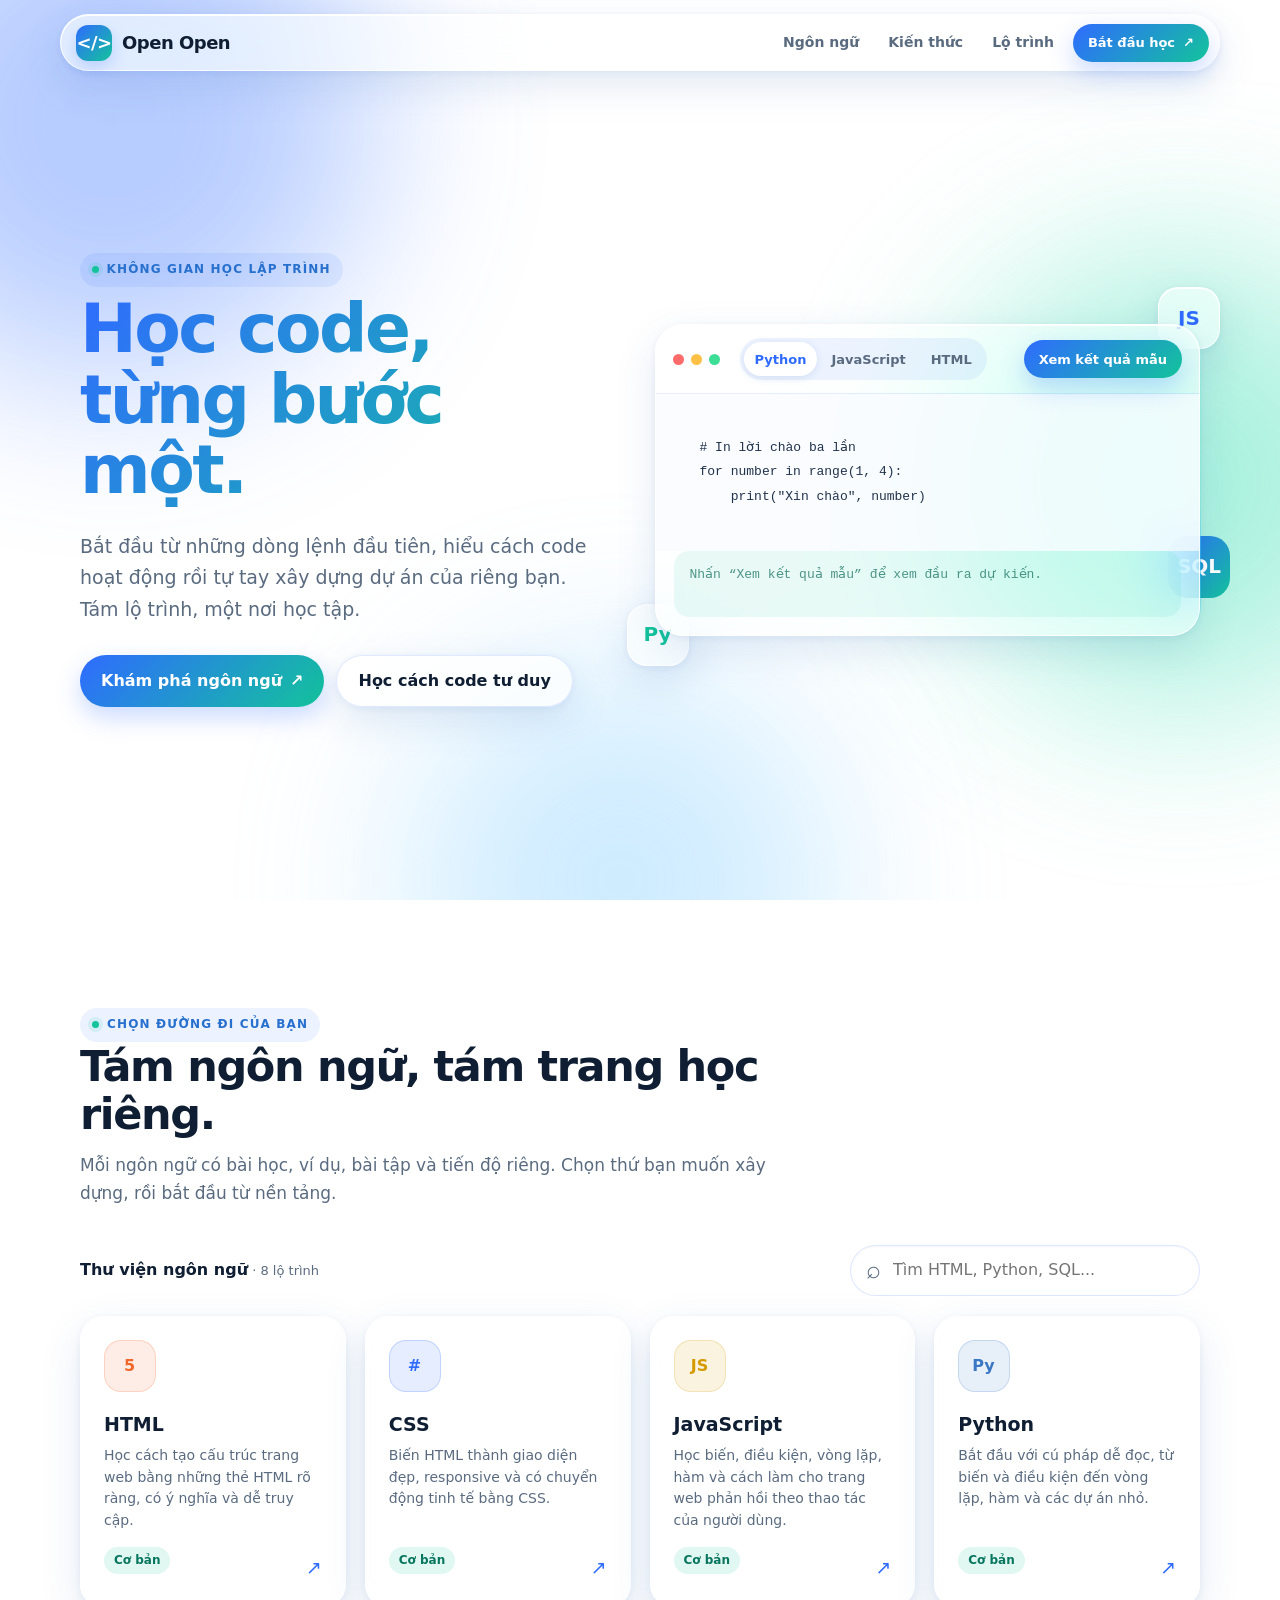
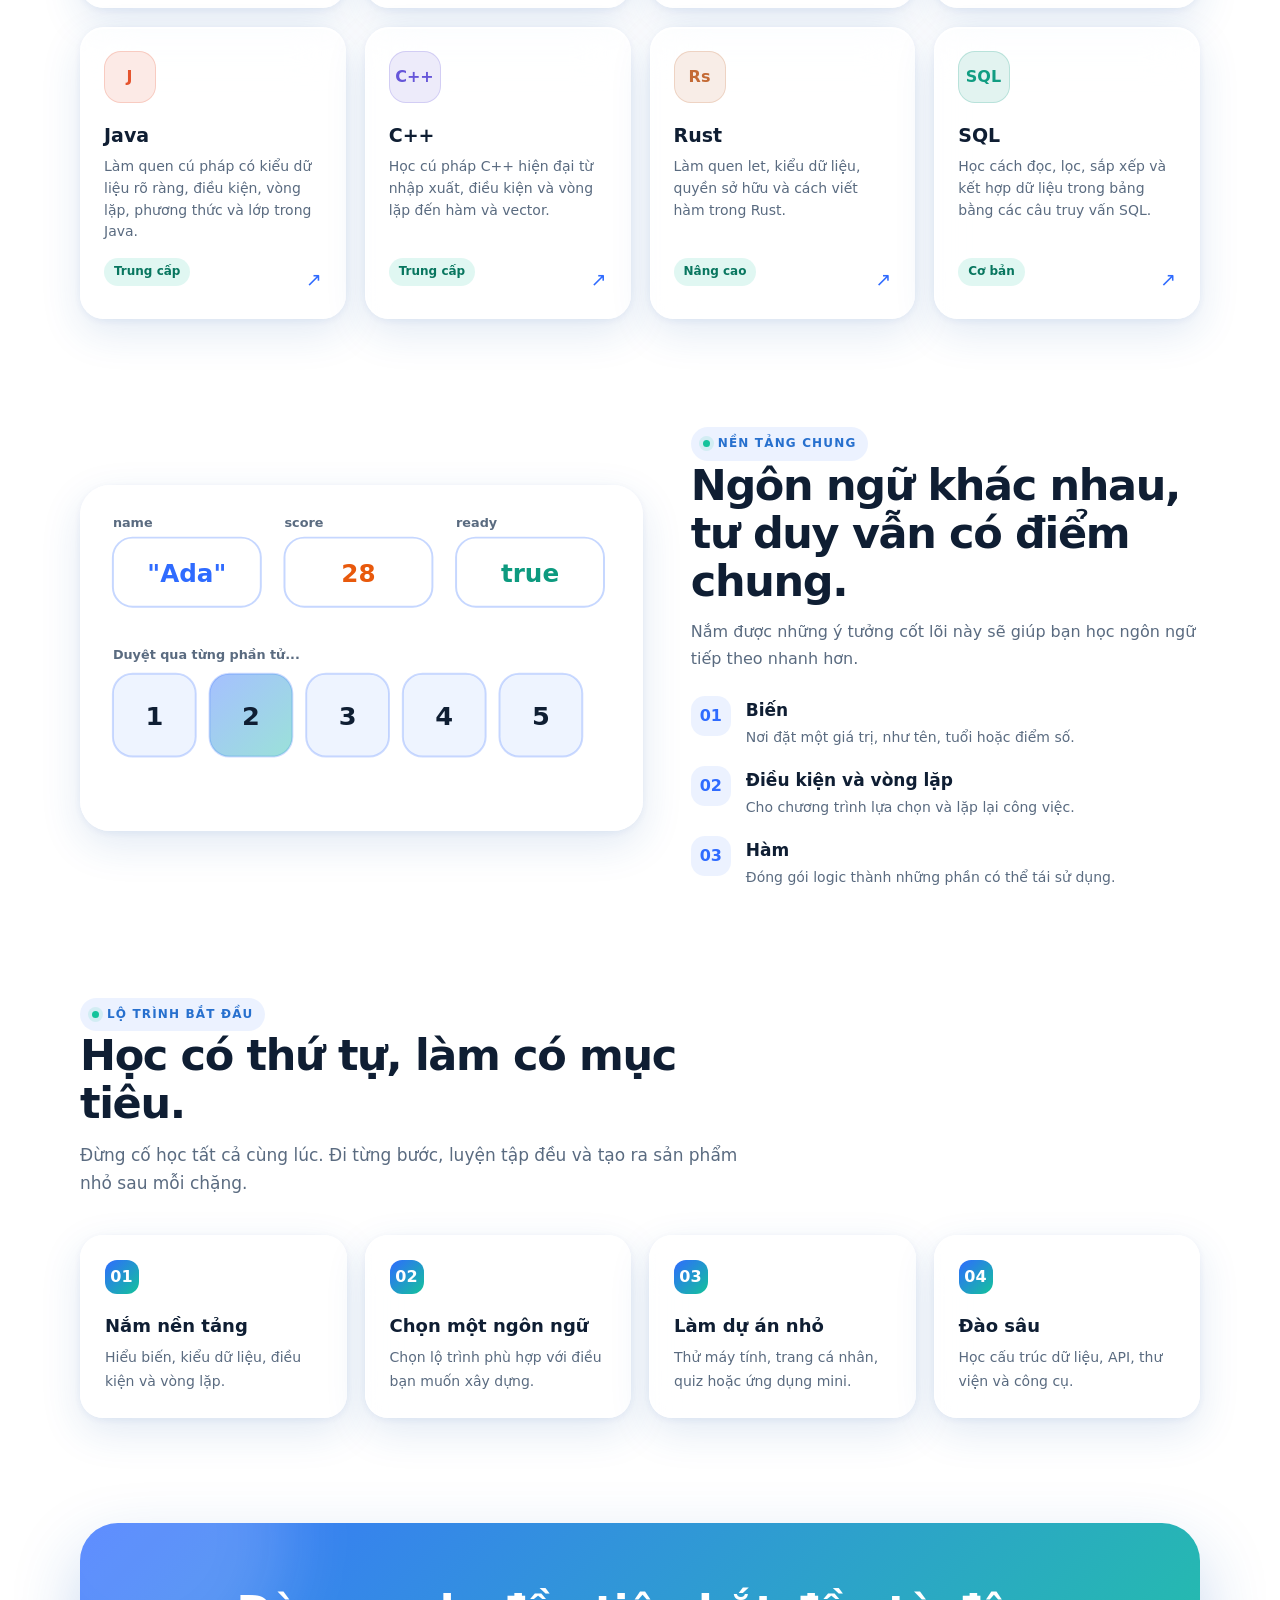
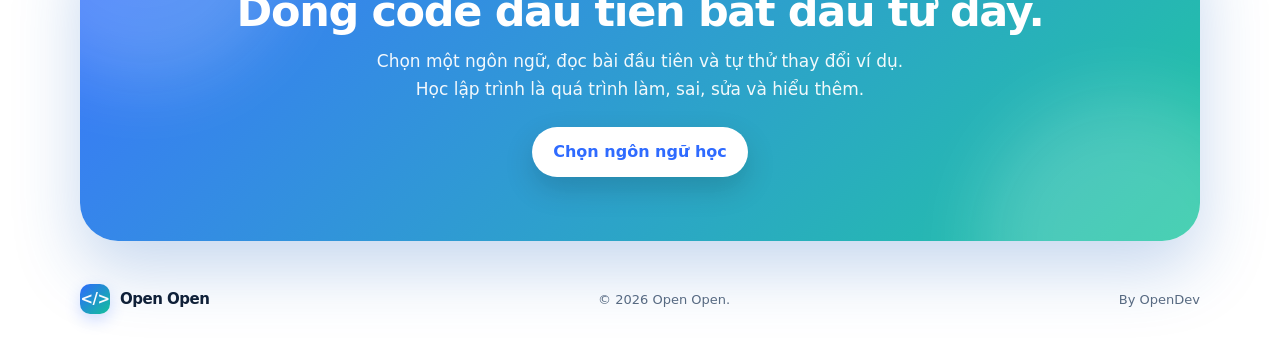
<file: index.html>
<!doctype html>
<html lang="vi">
<head>
  <meta charset="utf-8"><meta name="viewport" content="width=device-width, initial-scale=1">
  <meta name="author" content="OpenDev"><meta name="description" content="Open Open - không gian học lập trình với lộ trình riêng cho HTML, CSS, JavaScript, Python, Java, C++, Rust và SQL.">
  <meta name="theme-color" content="#f7fbff"><title>Open Open · Học code từng bước | By OpenDev</title>
  <link rel="stylesheet" href="assets/styles.css">
  <script src="assets/course-data.js"></script><script src="assets/app.js" defer></script>
</head>
<body>
<div id="bar"></div><div class="bg" aria-hidden="true"><i></i><i></i><i></i></div>
<nav class="site-nav glass" aria-label="Điều hướng chính">
  <a class="brand" href="index.html"><span class="brand-mark" aria-hidden="true">&lt;/&gt;</span>Open Open</a>
  <div class="nav-links"><a href="#courses">Ngôn ngữ</a><a href="#concepts">Kiến thức</a><a href="#roadmap">Lộ trình</a></div>
  <a class="btn small" href="#courses">Bắt đầu học <span aria-hidden="true">↗</span></a>
</nav>
<main id="top">
  <div class="hero wrap">
    <div class="hero-copy">
      <span class="eyebrow">Không gian học lập trình</span>
      <h1>Học code, từng bước một.</h1>
      <p class="lead">Bắt đầu từ những dòng lệnh đầu tiên, hiểu cách code hoạt động rồi tự tay xây dựng dự án của riêng bạn. Tám lộ trình, một nơi học tập.</p>
      <div class="actions"><a class="btn" href="#courses">Khám phá ngôn ngữ <span aria-hidden="true">↗</span></a><a class="btn ghost" href="#concepts">Học cách code tư duy</a></div>
    </div>
    <div class="preview-stage" aria-label="Ví dụ code minh họa">
      <div class="float-icon glass one">JS</div><div class="float-icon glass two">Py</div><div class="float-icon three">SQL</div>
      <div class="preview-window glass">
        <div class="window-bar"><i class="window-dot"></i><i class="window-dot"></i><i class="window-dot"></i>
          <div class="demo-tabs" role="tablist" aria-label="Chọn ví dụ code"><button class="active" data-demo="Python" type="button">Python</button><button data-demo="JavaScript" type="button">JavaScript</button><button data-demo="HTML" type="button">HTML</button></div>
          <button class="btn small" id="demo-run" type="button">Xem kết quả mẫu</button>
        </div>
        <div class="code-surface"><pre id="demo-code" class="sample-code"></pre></div>
        <div class="result-box" id="demo-output" aria-live="polite">Chọn ví dụ rồi xem kết quả.</div>
      </div>
    </div>
  </div>

  <section class="wrap" id="courses">
    <div class="section-head reveal"><span class="eyebrow">Chọn đường đi của bạn</span><h2>Tám ngôn ngữ, tám trang học riêng.</h2><p>Mỗi ngôn ngữ có bài học, ví dụ, bài tập và tiến độ riêng. Chọn thứ bạn muốn xây dựng, rồi bắt đầu từ nền tảng.</p></div>
    <div class="course-toolbar"><div><strong>Thư viện ngôn ngữ</strong><span style="color:var(--mut);font-size:13px"> · 8 lộ trình</span></div><label class="search-wrap"><span class="sr-only" style="position:absolute;left:-9999px">Tìm ngôn ngữ</span><input id="course-search" type="search" placeholder="Tìm HTML, Python, SQL..." autocomplete="off"></label></div>
    <div class="course-grid" id="course-grid"></div>
  </section>

  <section class="wrap concepts" id="concepts">
    <div class="concept-visual glass reveal"><svg viewBox="0 0 520 300" role="img" aria-label="Minh họa biến và vòng lặp">
      <defs><linearGradient id="conceptGrad" x1="0" y1="0" x2="1" y2="1"><stop offset="0" stop-color="#2f6bff"/><stop offset="1" stop-color="#13c39b"/></linearGradient></defs>
      <g font-size="13" font-weight="650" fill="#5a6b80"><text x="8" y="17">name</text><text x="182" y="17">score</text><text x="356" y="17">ready</text></g>
      <g fill="#fff" stroke="#2f6bff" stroke-opacity=".27" stroke-width="2"><rect x="8" y="28" width="150" height="70" rx="20"/><rect x="182" y="28" width="150" height="70" rx="20"/><rect x="356" y="28" width="150" height="70" rx="20"/></g>
      <g font-size="25" font-weight="750" text-anchor="middle"><text x="83" y="73" fill="#2f6bff">"Ada"</text><text x="257" y="73" fill="#e8590c">28</text><text x="431" y="73" fill="#0d9a7f">true</text></g>
      <text x="8" y="151" font-size="13" font-weight="650" fill="#5a6b80">Duyệt qua từng phần tử...</text>
      <g fill="#eef4ff" stroke="#2f6bff" stroke-opacity=".24" stroke-width="2"><rect x="8" y="166" width="84" height="84" rx="20"/><rect x="106" y="166" width="84" height="84" rx="20"/><rect x="204" y="166" width="84" height="84" rx="20"/><rect x="302" y="166" width="84" height="84" rx="20"/><rect x="400" y="166" width="84" height="84" rx="20"/></g>
      <rect x="8" y="166" width="84" height="84" rx="20" fill="url(#conceptGrad)" opacity=".38"><animate attributeName="x" values="8;106;204;302;400" dur="5s" calcMode="discrete" repeatCount="indefinite"/></rect>
      <g font-size="26" font-weight="750" text-anchor="middle" fill="#0f1e33"><text x="50" y="218">1</text><text x="148" y="218">2</text><text x="246" y="218">3</text><text x="344" y="218">4</text><text x="442" y="218">5</text></g>
      <path d="M30 277h440" stroke="url(#conceptGrad)" stroke-width="4" stroke-linecap="round" stroke-dasharray="2 12"/>
    </svg></div>
    <div class="reveal"><span class="eyebrow">Nền tảng chung</span><h2>Ngôn ngữ khác nhau, tư duy vẫn có điểm chung.</h2><p style="color:var(--mut);font-size:16px;margin-top:14px">Nắm được những ý tưởng cốt lõi này sẽ giúp bạn học ngôn ngữ tiếp theo nhanh hơn.</p>
      <div class="concept-list"><div class="concept-item"><span class="concept-no">01</span><div><h3>Biến</h3><p>Nơi đặt một giá trị, như tên, tuổi hoặc điểm số.</p></div></div><div class="concept-item"><span class="concept-no">02</span><div><h3>Điều kiện và vòng lặp</h3><p>Cho chương trình lựa chọn và lặp lại công việc.</p></div></div><div class="concept-item"><span class="concept-no">03</span><div><h3>Hàm</h3><p>Đóng gói logic thành những phần có thể tái sử dụng.</p></div></div></div>
    </div>
  </section>

  <section class="wrap" id="roadmap"><div class="section-head reveal"><span class="eyebrow">Lộ trình bắt đầu</span><h2>Học có thứ tự, làm có mục tiêu.</h2><p>Đừng cố học tất cả cùng lúc. Đi từng bước, luyện tập đều và tạo ra sản phẩm nhỏ sau mỗi chặng.</p></div>
    <div class="roadmap"><article class="roadmap-card glass reveal"><div class="roadmap-no">01</div><h3>Nắm nền tảng</h3><p>Hiểu biến, kiểu dữ liệu, điều kiện và vòng lặp.</p></article><article class="roadmap-card glass reveal"><div class="roadmap-no">02</div><h3>Chọn một ngôn ngữ</h3><p>Chọn lộ trình phù hợp với điều bạn muốn xây dựng.</p></article><article class="roadmap-card glass reveal"><div class="roadmap-no">03</div><h3>Làm dự án nhỏ</h3><p>Thử máy tính, trang cá nhân, quiz hoặc ứng dụng mini.</p></article><article class="roadmap-card glass reveal"><div class="roadmap-no">04</div><h3>Đào sâu</h3><p>Học cấu trúc dữ liệu, API, thư viện và công cụ.</p></article></div>
  </section>

  <div class="banner wrap reveal"><h2>Dòng code đầu tiên bắt đầu từ đây.</h2><p>Chọn một ngôn ngữ, đọc bài đầu tiên và tự thử thay đổi ví dụ. Học lập trình là quá trình làm, sai, sửa và hiểu thêm.</p><a class="btn" href="#courses">Chọn ngôn ngữ học</a></div>
  <footer><a class="brand" href="index.html"><span class="brand-mark">&lt;/&gt;</span>Open Open</a><span>© 2026 Open Open.</span><span class="byline">By OpenDev</span></footer>
</main>
</body></html>
</file>
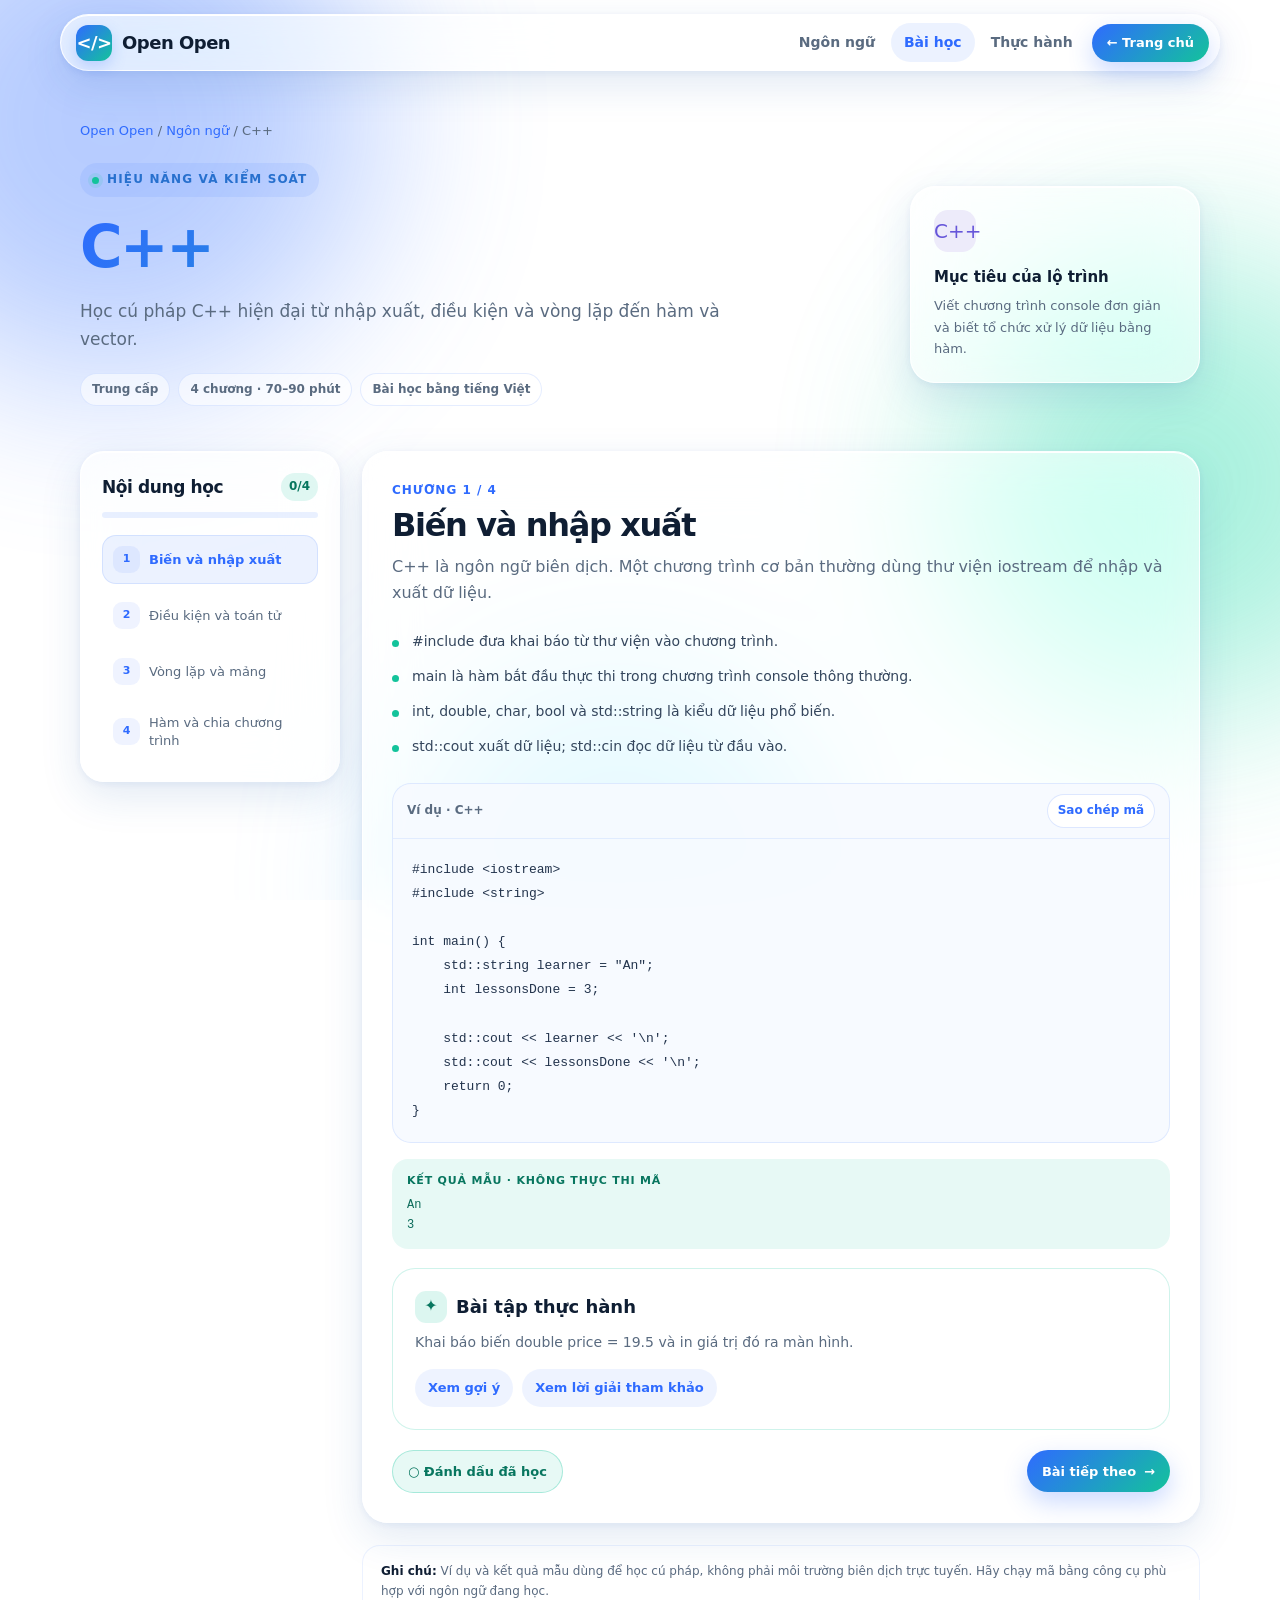
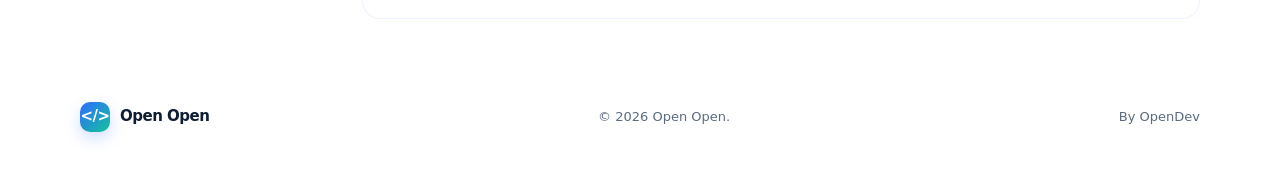
<file: courses/cpp.html>
<!doctype html>
<html lang="vi">
<head>
  <meta charset="utf-8"><meta name="viewport" content="width=device-width, initial-scale=1">
  <meta name="author" content="OpenDev"><meta name="description" content="Học C++ cùng Open Open: bài học, ví dụ và bài tập thực hành từng bước.">
  <meta name="theme-color" content="#f7fbff"><title>C++ · Open Open by OpenDev</title>
  <link rel="stylesheet" href="../assets/styles.css">
  <script src="../assets/course-data.js"></script><script src="../assets/app.js" defer></script>
</head>
<body data-course="cpp">
<div id="bar"></div><div class="bg" aria-hidden="true"><i></i><i></i><i></i></div>
<nav class="site-nav glass" aria-label="Điều hướng chính">
  <a class="brand" href="../index.html"><span class="brand-mark" aria-hidden="true">&lt;/&gt;</span>Open Open</a>
  <div class="nav-links"><a href="../index.html#courses">Ngôn ngữ</a><a class="active" href="#lessons">Bài học</a><a href="#practice">Thực hành</a></div>
  <a class="btn small" href="../index.html">← Trang chủ</a>
</nav>
<main>
  <div class="course-shell">
    <div class="breadcrumb"><a href="../index.html">Open Open</a> / <a href="../index.html#courses">Ngôn ngữ</a> / C++</div>
    <section class="course-hero" style="padding-top:0">
      <div><span class="eyebrow" id="course-tag">Lộ trình học</span><h1 id="course-name">C++</h1><p class="lead" id="course-description">Đang tải nội dung...</p><div class="course-meta"><span class="meta-pill" id="course-level">Cơ bản</span><span class="meta-pill" id="course-duration">4 chương</span><span class="meta-pill">Bài học bằng tiếng Việt</span></div></div>
      <aside class="goal-card glass"><div class="goal-icon" id="course-symbol">C++</div><strong>Mục tiêu của lộ trình</strong><p id="course-goal">Hoàn thành các bài học và tự làm một dự án nhỏ.</p></aside>
    </section>
    <div class="course-layout" id="lessons">
      <aside class="lesson-sidebar glass"><div class="sidebar-top"><h2>Nội dung học</h2><span class="progress-count" id="progress-count">0/4</span></div><div class="progress-track" aria-label="Tiến độ khóa học"><div class="progress-fill" id="progress-fill"></div></div><div class="lesson-nav" id="lesson-nav"></div></aside>
      <div class="lesson-main">
        <article class="lesson-panel glass" id="lesson-detail"><p>Đang tải bài học...</p></article>
        <p class="course-note" id="practice"><strong>Ghi chú:</strong> Ví dụ và kết quả mẫu dùng để học cú pháp, không phải môi trường biên dịch trực tuyến. Hãy chạy mã bằng công cụ phù hợp với ngôn ngữ đang học.</p>
      </div>
    </div>
  </div>
  <footer><a class="brand" href="../index.html"><span class="brand-mark">&lt;/&gt;</span>Open Open</a><span>© 2026 Open Open.</span><span class="byline">By OpenDev</span></footer>
</main>
</body></html>
</file>
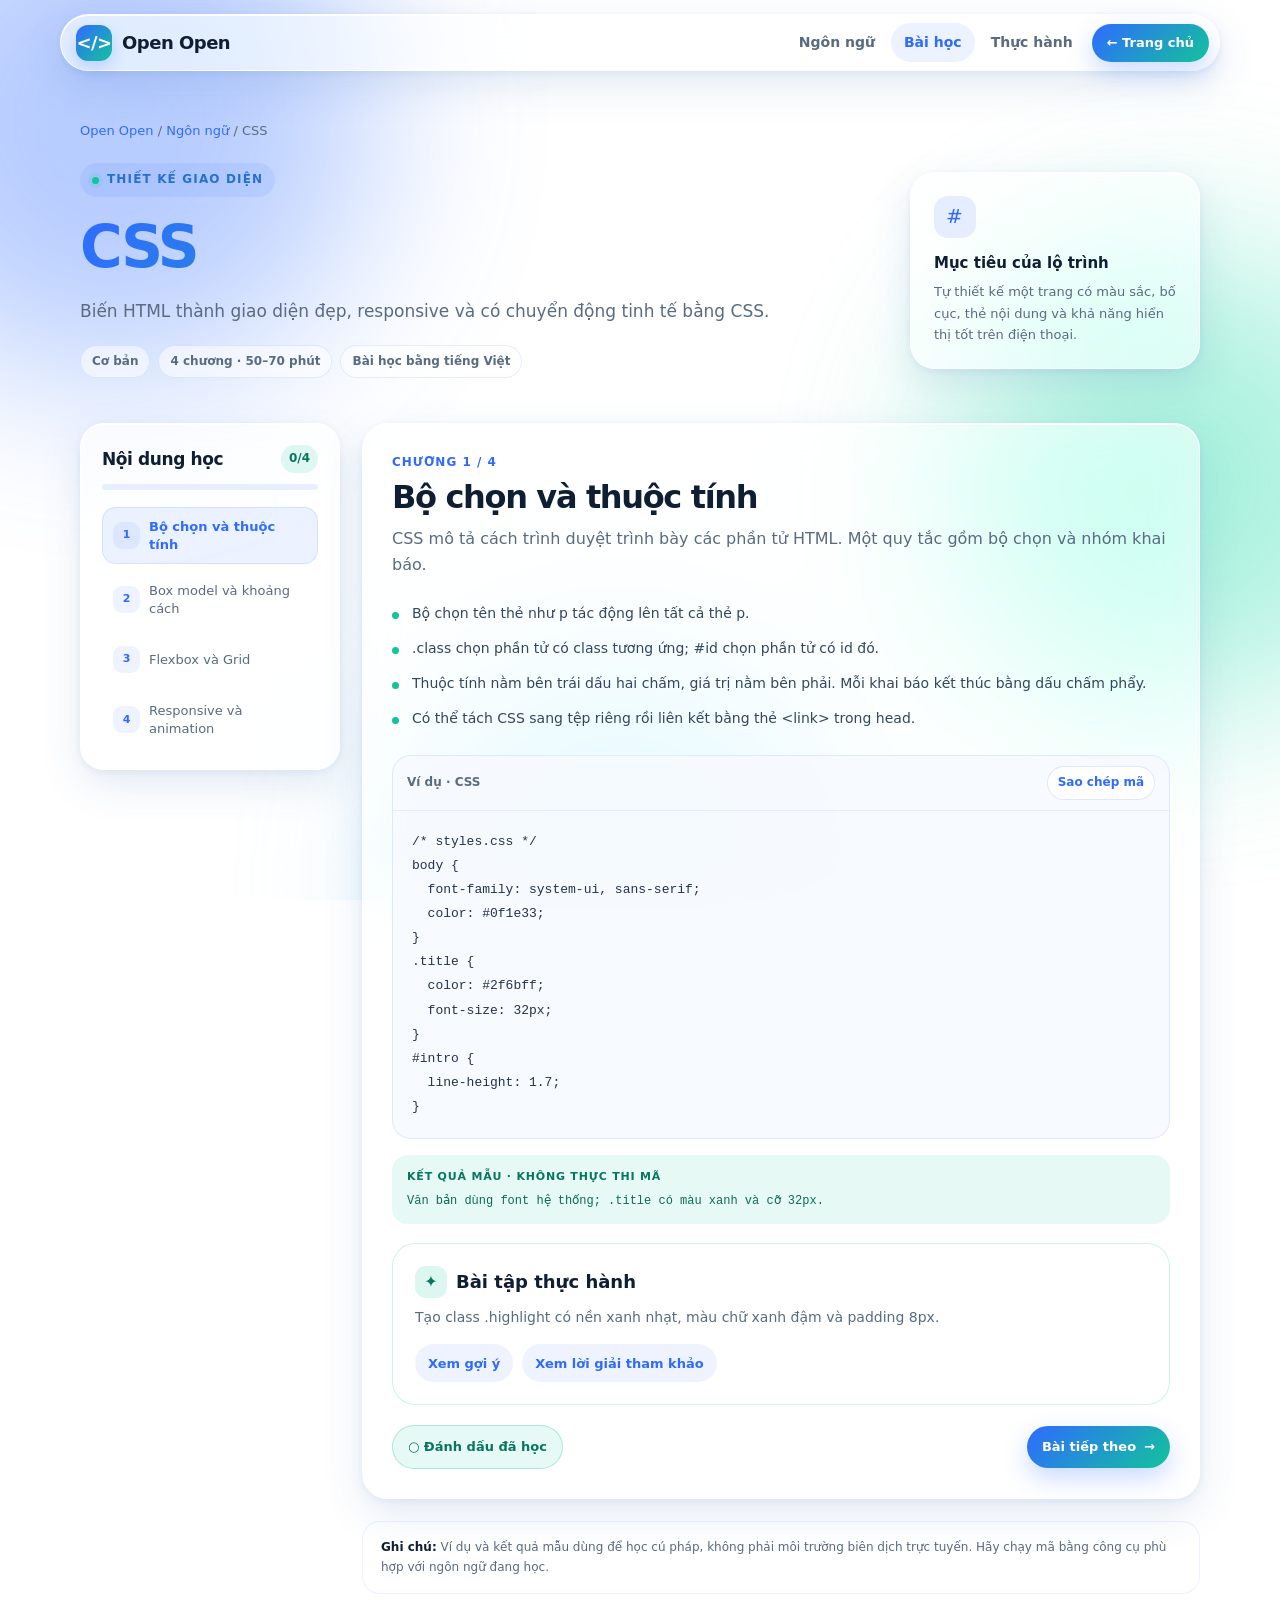
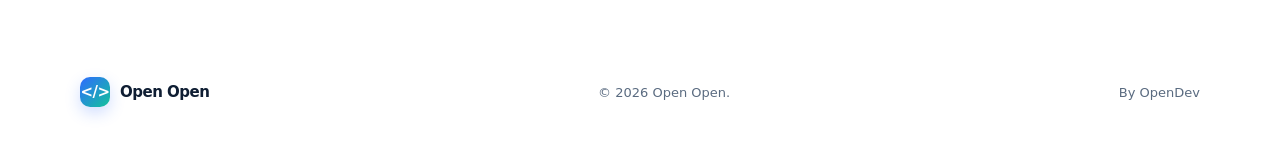
<file: courses/css.html>
<!doctype html>
<html lang="vi">
<head>
  <meta charset="utf-8"><meta name="viewport" content="width=device-width, initial-scale=1">
  <meta name="author" content="OpenDev"><meta name="description" content="Học CSS cùng Open Open: bài học, ví dụ và bài tập thực hành từng bước.">
  <meta name="theme-color" content="#f7fbff"><title>CSS · Open Open by OpenDev</title>
  <link rel="stylesheet" href="../assets/styles.css">
  <script src="../assets/course-data.js"></script><script src="../assets/app.js" defer></script>
</head>
<body data-course="css">
<div id="bar"></div><div class="bg" aria-hidden="true"><i></i><i></i><i></i></div>
<nav class="site-nav glass" aria-label="Điều hướng chính">
  <a class="brand" href="../index.html"><span class="brand-mark" aria-hidden="true">&lt;/&gt;</span>Open Open</a>
  <div class="nav-links"><a href="../index.html#courses">Ngôn ngữ</a><a class="active" href="#lessons">Bài học</a><a href="#practice">Thực hành</a></div>
  <a class="btn small" href="../index.html">← Trang chủ</a>
</nav>
<main>
  <div class="course-shell">
    <div class="breadcrumb"><a href="../index.html">Open Open</a> / <a href="../index.html#courses">Ngôn ngữ</a> / CSS</div>
    <section class="course-hero" style="padding-top:0">
      <div><span class="eyebrow" id="course-tag">Lộ trình học</span><h1 id="course-name">CSS</h1><p class="lead" id="course-description">Đang tải nội dung...</p><div class="course-meta"><span class="meta-pill" id="course-level">Cơ bản</span><span class="meta-pill" id="course-duration">4 chương</span><span class="meta-pill">Bài học bằng tiếng Việt</span></div></div>
      <aside class="goal-card glass"><div class="goal-icon" id="course-symbol">#</div><strong>Mục tiêu của lộ trình</strong><p id="course-goal">Hoàn thành các bài học và tự làm một dự án nhỏ.</p></aside>
    </section>
    <div class="course-layout" id="lessons">
      <aside class="lesson-sidebar glass"><div class="sidebar-top"><h2>Nội dung học</h2><span class="progress-count" id="progress-count">0/4</span></div><div class="progress-track" aria-label="Tiến độ khóa học"><div class="progress-fill" id="progress-fill"></div></div><div class="lesson-nav" id="lesson-nav"></div></aside>
      <div class="lesson-main">
        <article class="lesson-panel glass" id="lesson-detail"><p>Đang tải bài học...</p></article>
        <p class="course-note" id="practice"><strong>Ghi chú:</strong> Ví dụ và kết quả mẫu dùng để học cú pháp, không phải môi trường biên dịch trực tuyến. Hãy chạy mã bằng công cụ phù hợp với ngôn ngữ đang học.</p>
      </div>
    </div>
  </div>
  <footer><a class="brand" href="../index.html"><span class="brand-mark">&lt;/&gt;</span>Open Open</a><span>© 2026 Open Open.</span><span class="byline">By OpenDev</span></footer>
</main>
</body></html>
</file>
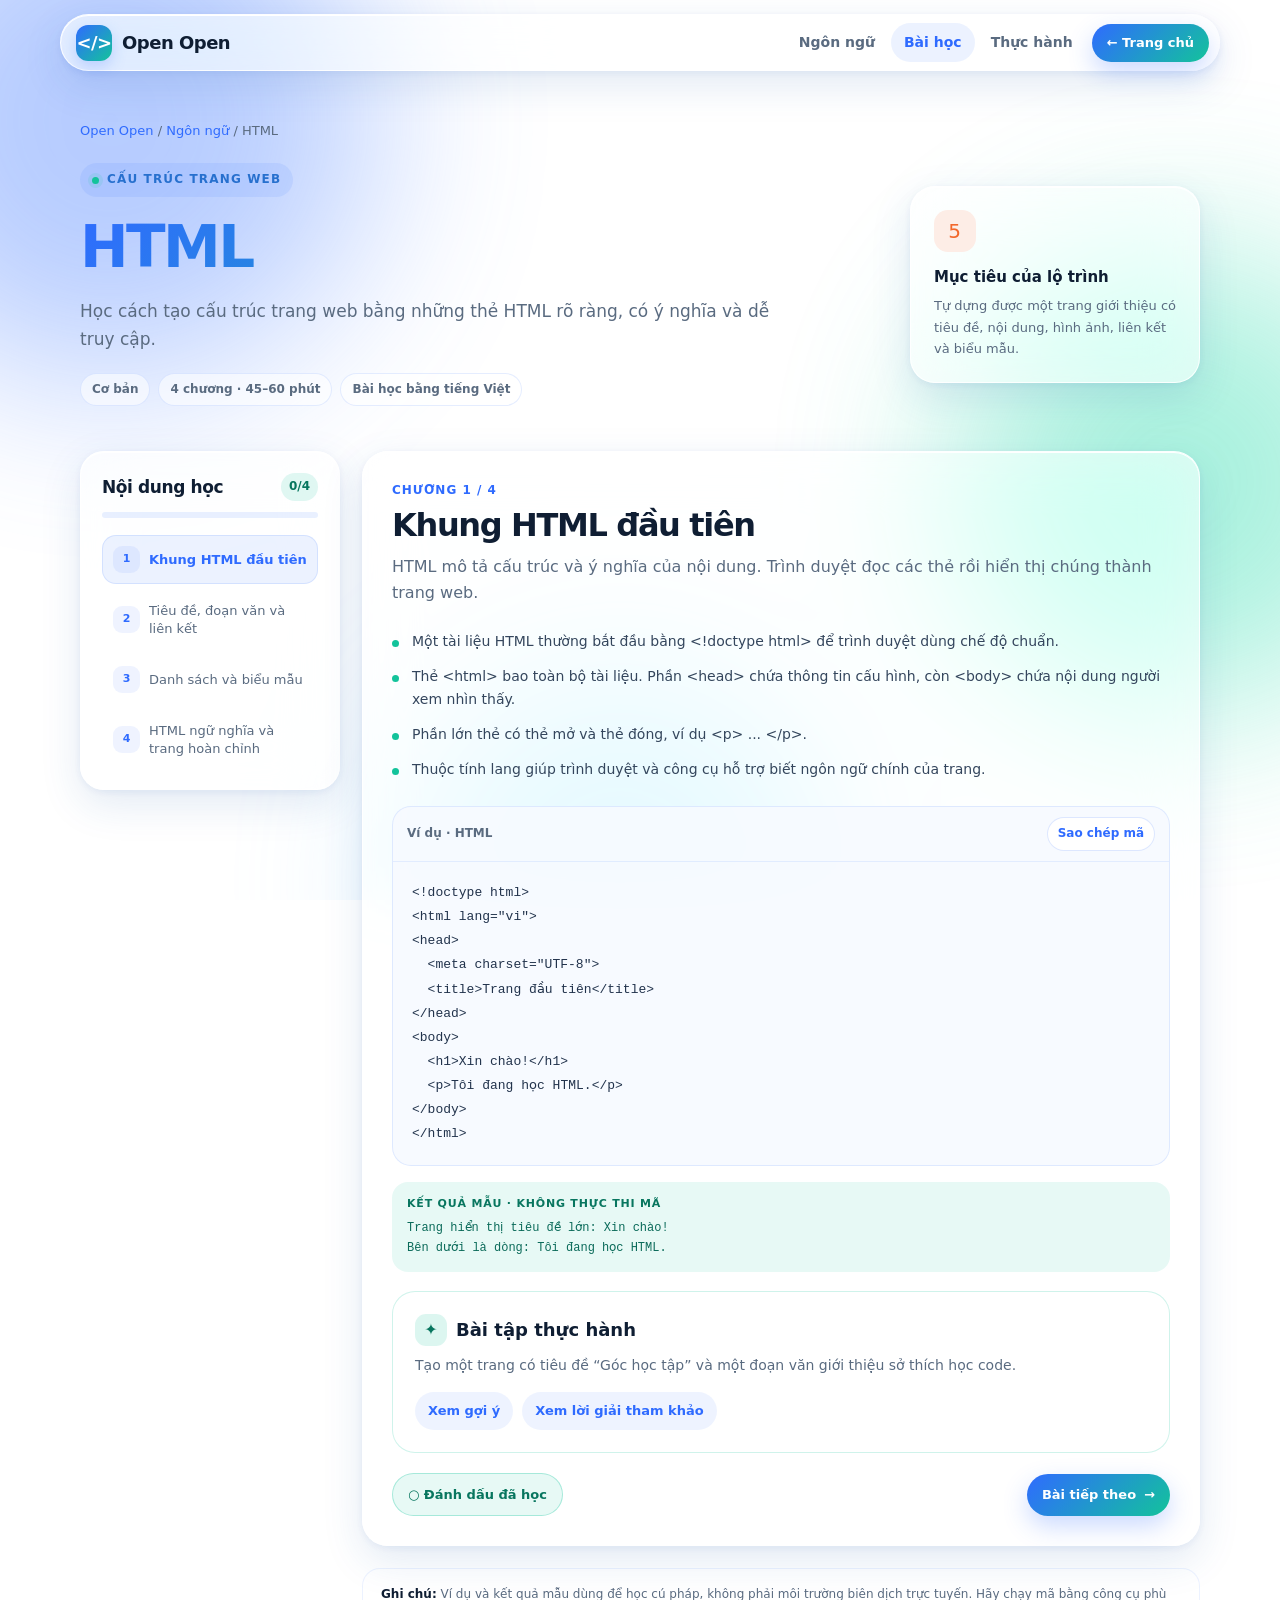
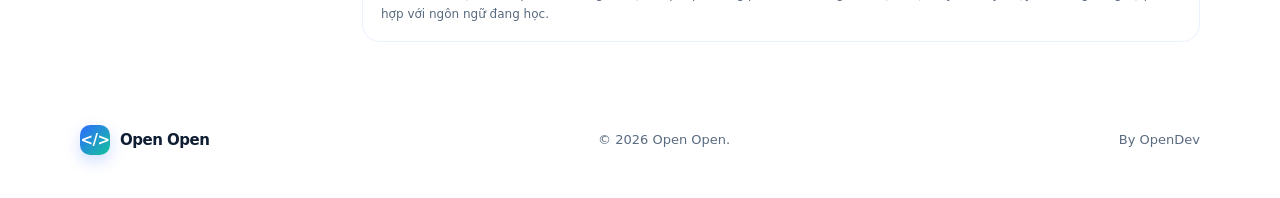
<file: courses/html.html>
<!doctype html>
<html lang="vi">
<head>
  <meta charset="utf-8"><meta name="viewport" content="width=device-width, initial-scale=1">
  <meta name="author" content="OpenDev"><meta name="description" content="Học HTML cùng Open Open: bài học, ví dụ và bài tập thực hành từng bước.">
  <meta name="theme-color" content="#f7fbff"><title>HTML · Open Open by OpenDev</title>
  <link rel="stylesheet" href="../assets/styles.css">
  <script src="../assets/course-data.js"></script><script src="../assets/app.js" defer></script>
</head>
<body data-course="html">
<div id="bar"></div><div class="bg" aria-hidden="true"><i></i><i></i><i></i></div>
<nav class="site-nav glass" aria-label="Điều hướng chính">
  <a class="brand" href="../index.html"><span class="brand-mark" aria-hidden="true">&lt;/&gt;</span>Open Open</a>
  <div class="nav-links"><a href="../index.html#courses">Ngôn ngữ</a><a class="active" href="#lessons">Bài học</a><a href="#practice">Thực hành</a></div>
  <a class="btn small" href="../index.html">← Trang chủ</a>
</nav>
<main>
  <div class="course-shell">
    <div class="breadcrumb"><a href="../index.html">Open Open</a> / <a href="../index.html#courses">Ngôn ngữ</a> / HTML</div>
    <section class="course-hero" style="padding-top:0">
      <div><span class="eyebrow" id="course-tag">Lộ trình học</span><h1 id="course-name">HTML</h1><p class="lead" id="course-description">Đang tải nội dung...</p><div class="course-meta"><span class="meta-pill" id="course-level">Cơ bản</span><span class="meta-pill" id="course-duration">4 chương</span><span class="meta-pill">Bài học bằng tiếng Việt</span></div></div>
      <aside class="goal-card glass"><div class="goal-icon" id="course-symbol">5</div><strong>Mục tiêu của lộ trình</strong><p id="course-goal">Hoàn thành các bài học và tự làm một dự án nhỏ.</p></aside>
    </section>
    <div class="course-layout" id="lessons">
      <aside class="lesson-sidebar glass"><div class="sidebar-top"><h2>Nội dung học</h2><span class="progress-count" id="progress-count">0/4</span></div><div class="progress-track" aria-label="Tiến độ khóa học"><div class="progress-fill" id="progress-fill"></div></div><div class="lesson-nav" id="lesson-nav"></div></aside>
      <div class="lesson-main">
        <article class="lesson-panel glass" id="lesson-detail"><p>Đang tải bài học...</p></article>
        <p class="course-note" id="practice"><strong>Ghi chú:</strong> Ví dụ và kết quả mẫu dùng để học cú pháp, không phải môi trường biên dịch trực tuyến. Hãy chạy mã bằng công cụ phù hợp với ngôn ngữ đang học.</p>
      </div>
    </div>
  </div>
  <footer><a class="brand" href="../index.html"><span class="brand-mark">&lt;/&gt;</span>Open Open</a><span>© 2026 Open Open.</span><span class="byline">By OpenDev</span></footer>
</main>
</body></html>
</file>
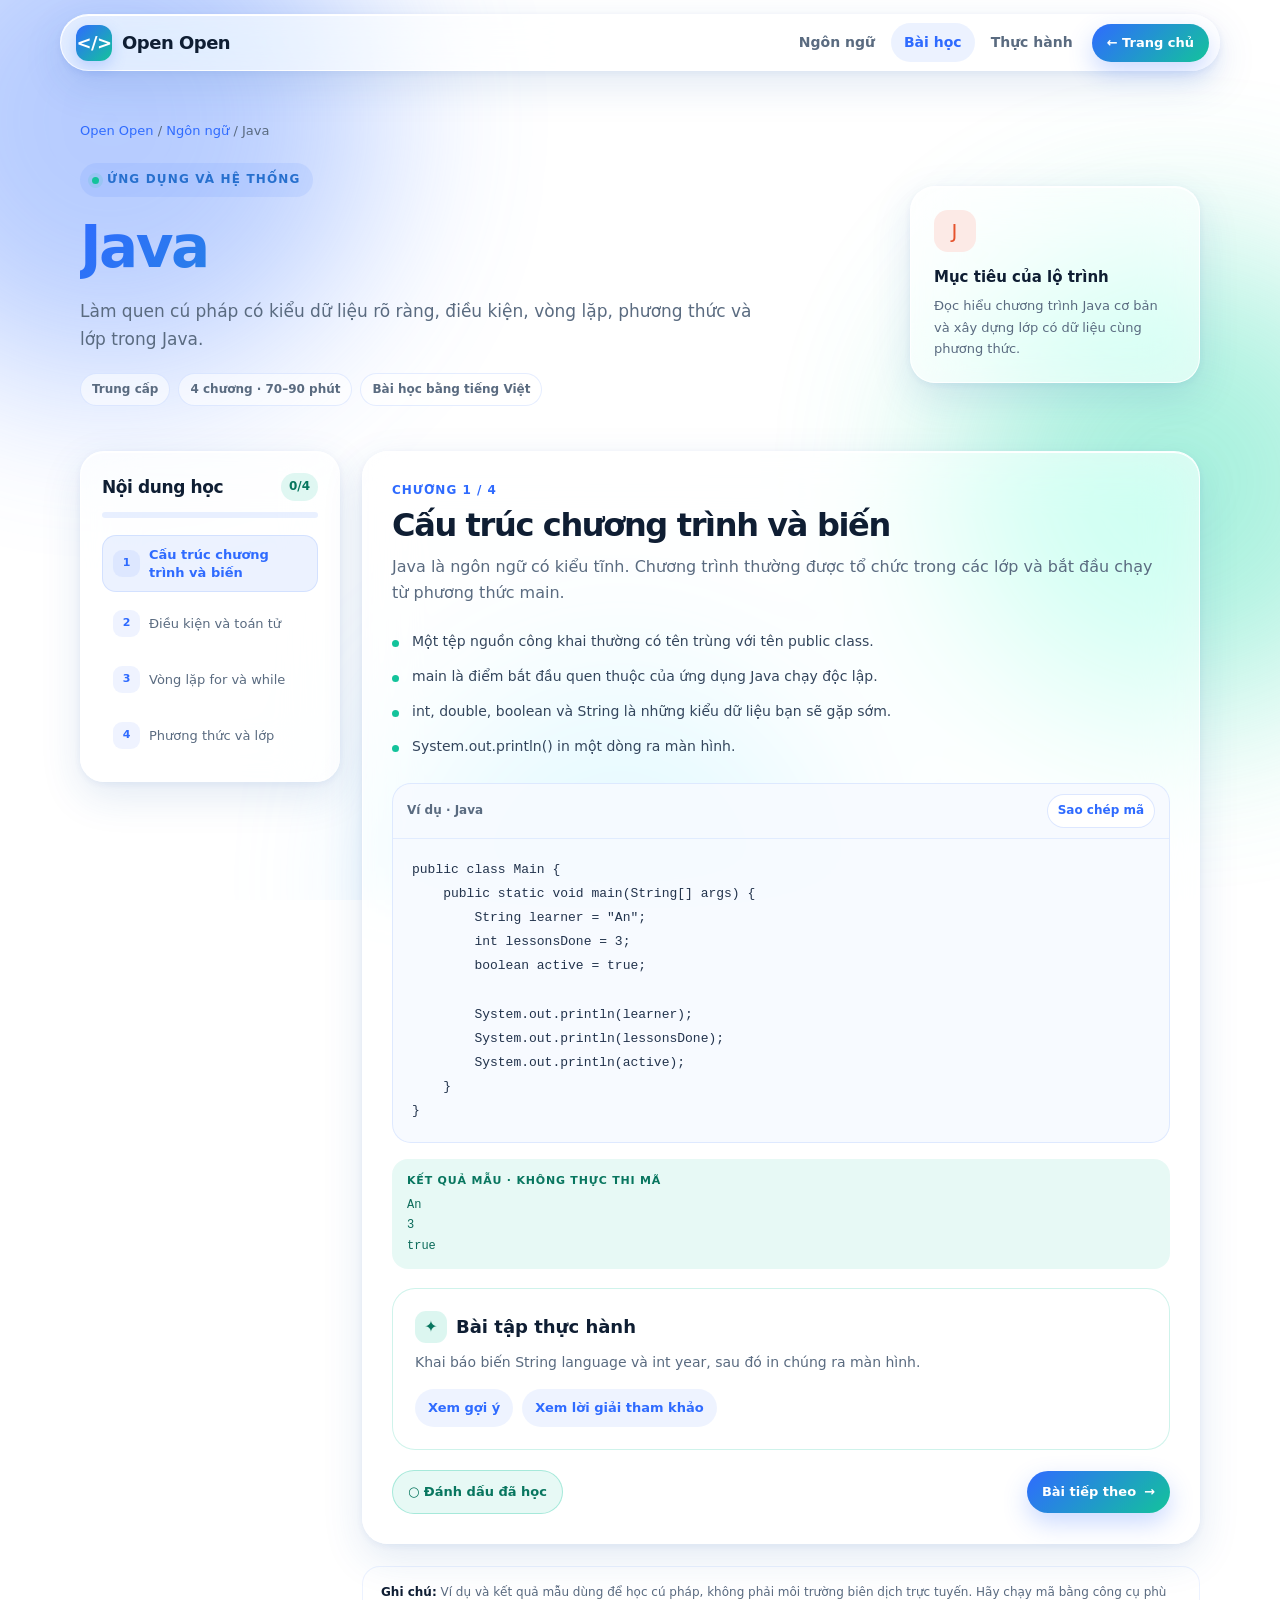
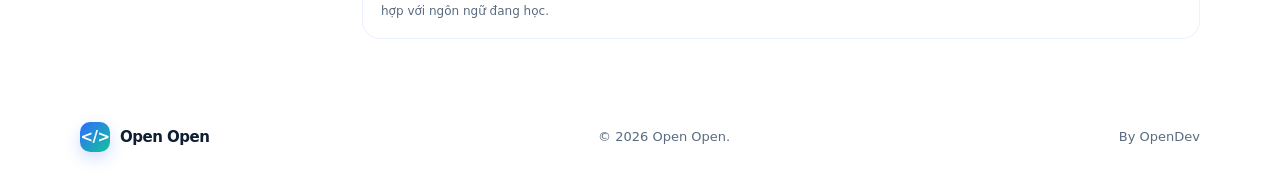
<file: courses/java.html>
<!doctype html>
<html lang="vi">
<head>
  <meta charset="utf-8"><meta name="viewport" content="width=device-width, initial-scale=1">
  <meta name="author" content="OpenDev"><meta name="description" content="Học Java cùng Open Open: bài học, ví dụ và bài tập thực hành từng bước.">
  <meta name="theme-color" content="#f7fbff"><title>Java · Open Open by OpenDev</title>
  <link rel="stylesheet" href="../assets/styles.css">
  <script src="../assets/course-data.js"></script><script src="../assets/app.js" defer></script>
</head>
<body data-course="java">
<div id="bar"></div><div class="bg" aria-hidden="true"><i></i><i></i><i></i></div>
<nav class="site-nav glass" aria-label="Điều hướng chính">
  <a class="brand" href="../index.html"><span class="brand-mark" aria-hidden="true">&lt;/&gt;</span>Open Open</a>
  <div class="nav-links"><a href="../index.html#courses">Ngôn ngữ</a><a class="active" href="#lessons">Bài học</a><a href="#practice">Thực hành</a></div>
  <a class="btn small" href="../index.html">← Trang chủ</a>
</nav>
<main>
  <div class="course-shell">
    <div class="breadcrumb"><a href="../index.html">Open Open</a> / <a href="../index.html#courses">Ngôn ngữ</a> / Java</div>
    <section class="course-hero" style="padding-top:0">
      <div><span class="eyebrow" id="course-tag">Lộ trình học</span><h1 id="course-name">Java</h1><p class="lead" id="course-description">Đang tải nội dung...</p><div class="course-meta"><span class="meta-pill" id="course-level">Cơ bản</span><span class="meta-pill" id="course-duration">4 chương</span><span class="meta-pill">Bài học bằng tiếng Việt</span></div></div>
      <aside class="goal-card glass"><div class="goal-icon" id="course-symbol">J</div><strong>Mục tiêu của lộ trình</strong><p id="course-goal">Hoàn thành các bài học và tự làm một dự án nhỏ.</p></aside>
    </section>
    <div class="course-layout" id="lessons">
      <aside class="lesson-sidebar glass"><div class="sidebar-top"><h2>Nội dung học</h2><span class="progress-count" id="progress-count">0/4</span></div><div class="progress-track" aria-label="Tiến độ khóa học"><div class="progress-fill" id="progress-fill"></div></div><div class="lesson-nav" id="lesson-nav"></div></aside>
      <div class="lesson-main">
        <article class="lesson-panel glass" id="lesson-detail"><p>Đang tải bài học...</p></article>
        <p class="course-note" id="practice"><strong>Ghi chú:</strong> Ví dụ và kết quả mẫu dùng để học cú pháp, không phải môi trường biên dịch trực tuyến. Hãy chạy mã bằng công cụ phù hợp với ngôn ngữ đang học.</p>
      </div>
    </div>
  </div>
  <footer><a class="brand" href="../index.html"><span class="brand-mark">&lt;/&gt;</span>Open Open</a><span>© 2026 Open Open.</span><span class="byline">By OpenDev</span></footer>
</main>
</body></html>
</file>
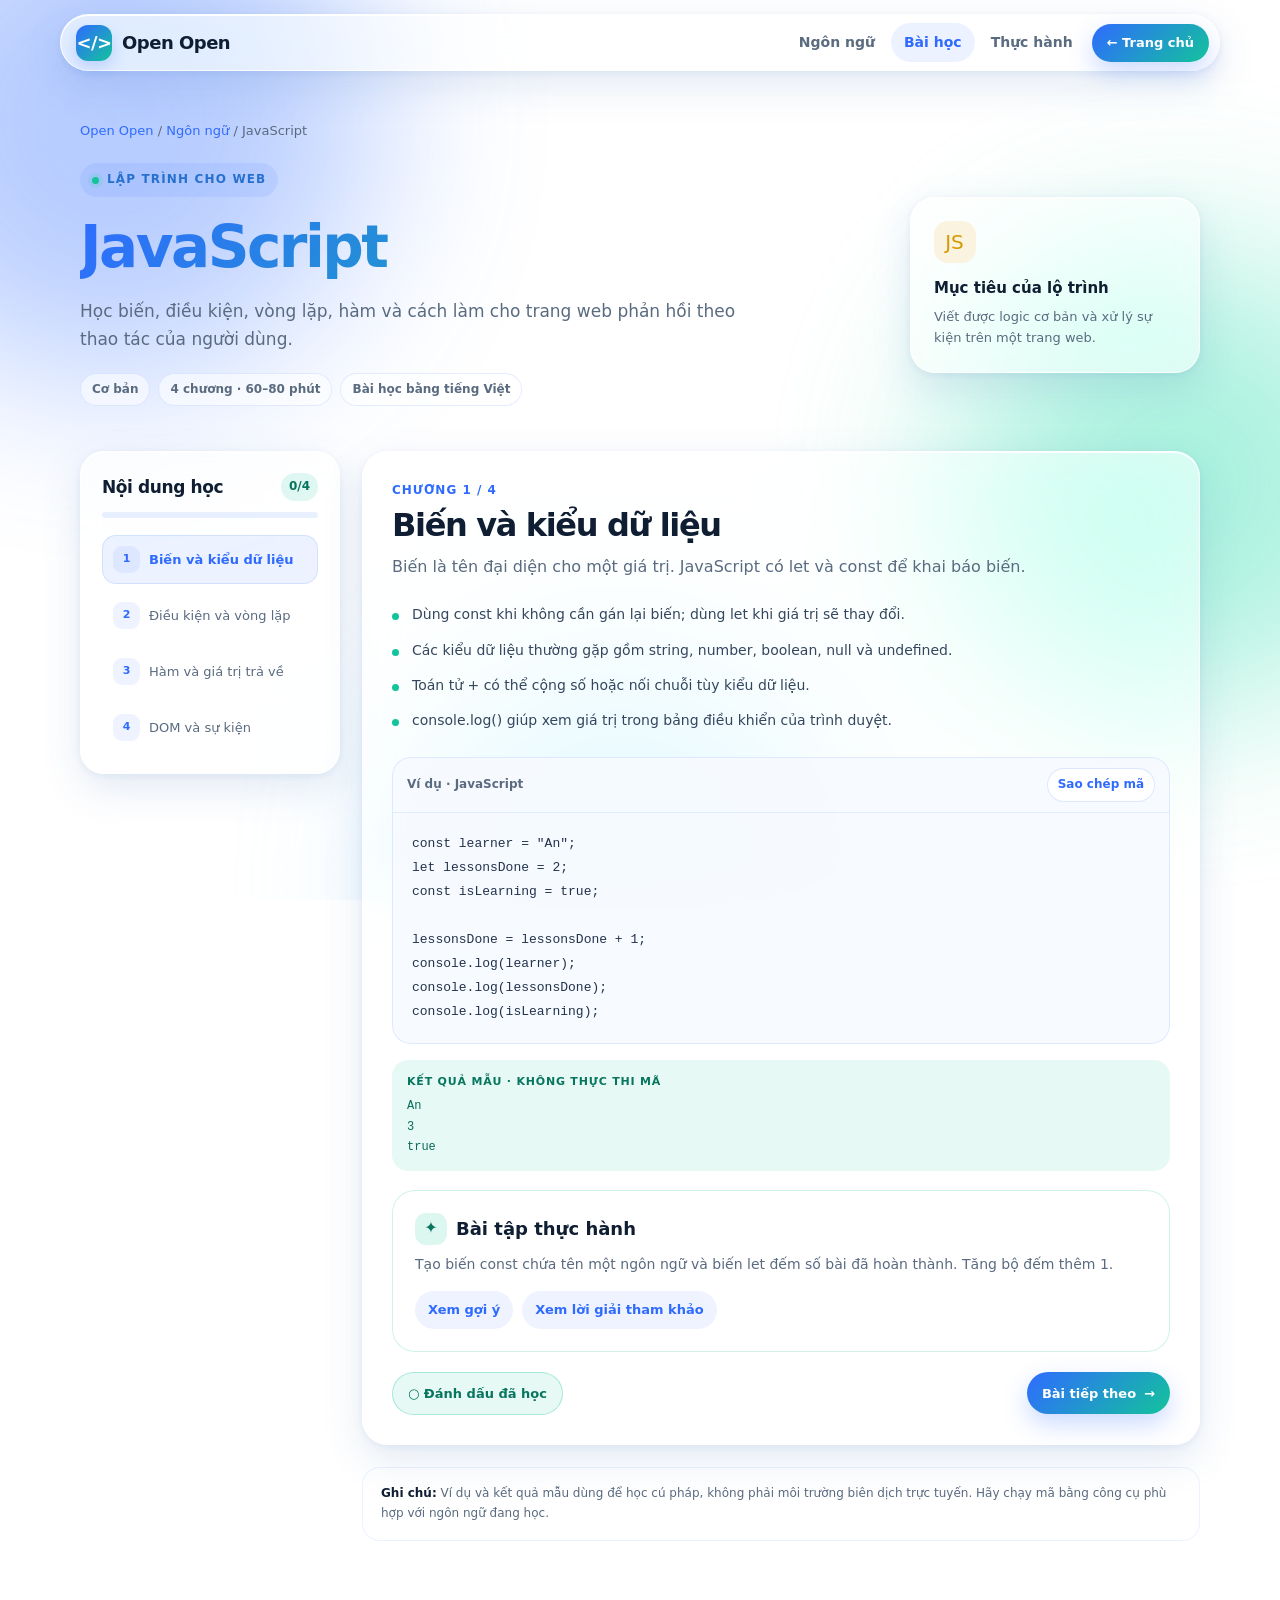
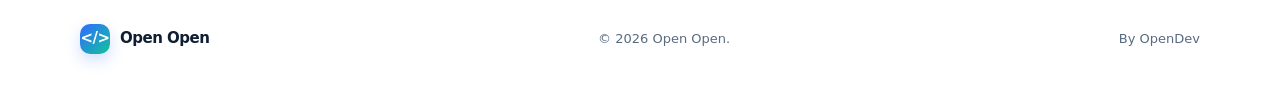
<file: courses/javascript.html>
<!doctype html>
<html lang="vi">
<head>
  <meta charset="utf-8"><meta name="viewport" content="width=device-width, initial-scale=1">
  <meta name="author" content="OpenDev"><meta name="description" content="Học JavaScript cùng Open Open: bài học, ví dụ và bài tập thực hành từng bước.">
  <meta name="theme-color" content="#f7fbff"><title>JavaScript · Open Open by OpenDev</title>
  <link rel="stylesheet" href="../assets/styles.css">
  <script src="../assets/course-data.js"></script><script src="../assets/app.js" defer></script>
</head>
<body data-course="javascript">
<div id="bar"></div><div class="bg" aria-hidden="true"><i></i><i></i><i></i></div>
<nav class="site-nav glass" aria-label="Điều hướng chính">
  <a class="brand" href="../index.html"><span class="brand-mark" aria-hidden="true">&lt;/&gt;</span>Open Open</a>
  <div class="nav-links"><a href="../index.html#courses">Ngôn ngữ</a><a class="active" href="#lessons">Bài học</a><a href="#practice">Thực hành</a></div>
  <a class="btn small" href="../index.html">← Trang chủ</a>
</nav>
<main>
  <div class="course-shell">
    <div class="breadcrumb"><a href="../index.html">Open Open</a> / <a href="../index.html#courses">Ngôn ngữ</a> / JavaScript</div>
    <section class="course-hero" style="padding-top:0">
      <div><span class="eyebrow" id="course-tag">Lộ trình học</span><h1 id="course-name">JavaScript</h1><p class="lead" id="course-description">Đang tải nội dung...</p><div class="course-meta"><span class="meta-pill" id="course-level">Cơ bản</span><span class="meta-pill" id="course-duration">4 chương</span><span class="meta-pill">Bài học bằng tiếng Việt</span></div></div>
      <aside class="goal-card glass"><div class="goal-icon" id="course-symbol">JS</div><strong>Mục tiêu của lộ trình</strong><p id="course-goal">Hoàn thành các bài học và tự làm một dự án nhỏ.</p></aside>
    </section>
    <div class="course-layout" id="lessons">
      <aside class="lesson-sidebar glass"><div class="sidebar-top"><h2>Nội dung học</h2><span class="progress-count" id="progress-count">0/4</span></div><div class="progress-track" aria-label="Tiến độ khóa học"><div class="progress-fill" id="progress-fill"></div></div><div class="lesson-nav" id="lesson-nav"></div></aside>
      <div class="lesson-main">
        <article class="lesson-panel glass" id="lesson-detail"><p>Đang tải bài học...</p></article>
        <p class="course-note" id="practice"><strong>Ghi chú:</strong> Ví dụ và kết quả mẫu dùng để học cú pháp, không phải môi trường biên dịch trực tuyến. Hãy chạy mã bằng công cụ phù hợp với ngôn ngữ đang học.</p>
      </div>
    </div>
  </div>
  <footer><a class="brand" href="../index.html"><span class="brand-mark">&lt;/&gt;</span>Open Open</a><span>© 2026 Open Open.</span><span class="byline">By OpenDev</span></footer>
</main>
</body></html>
</file>
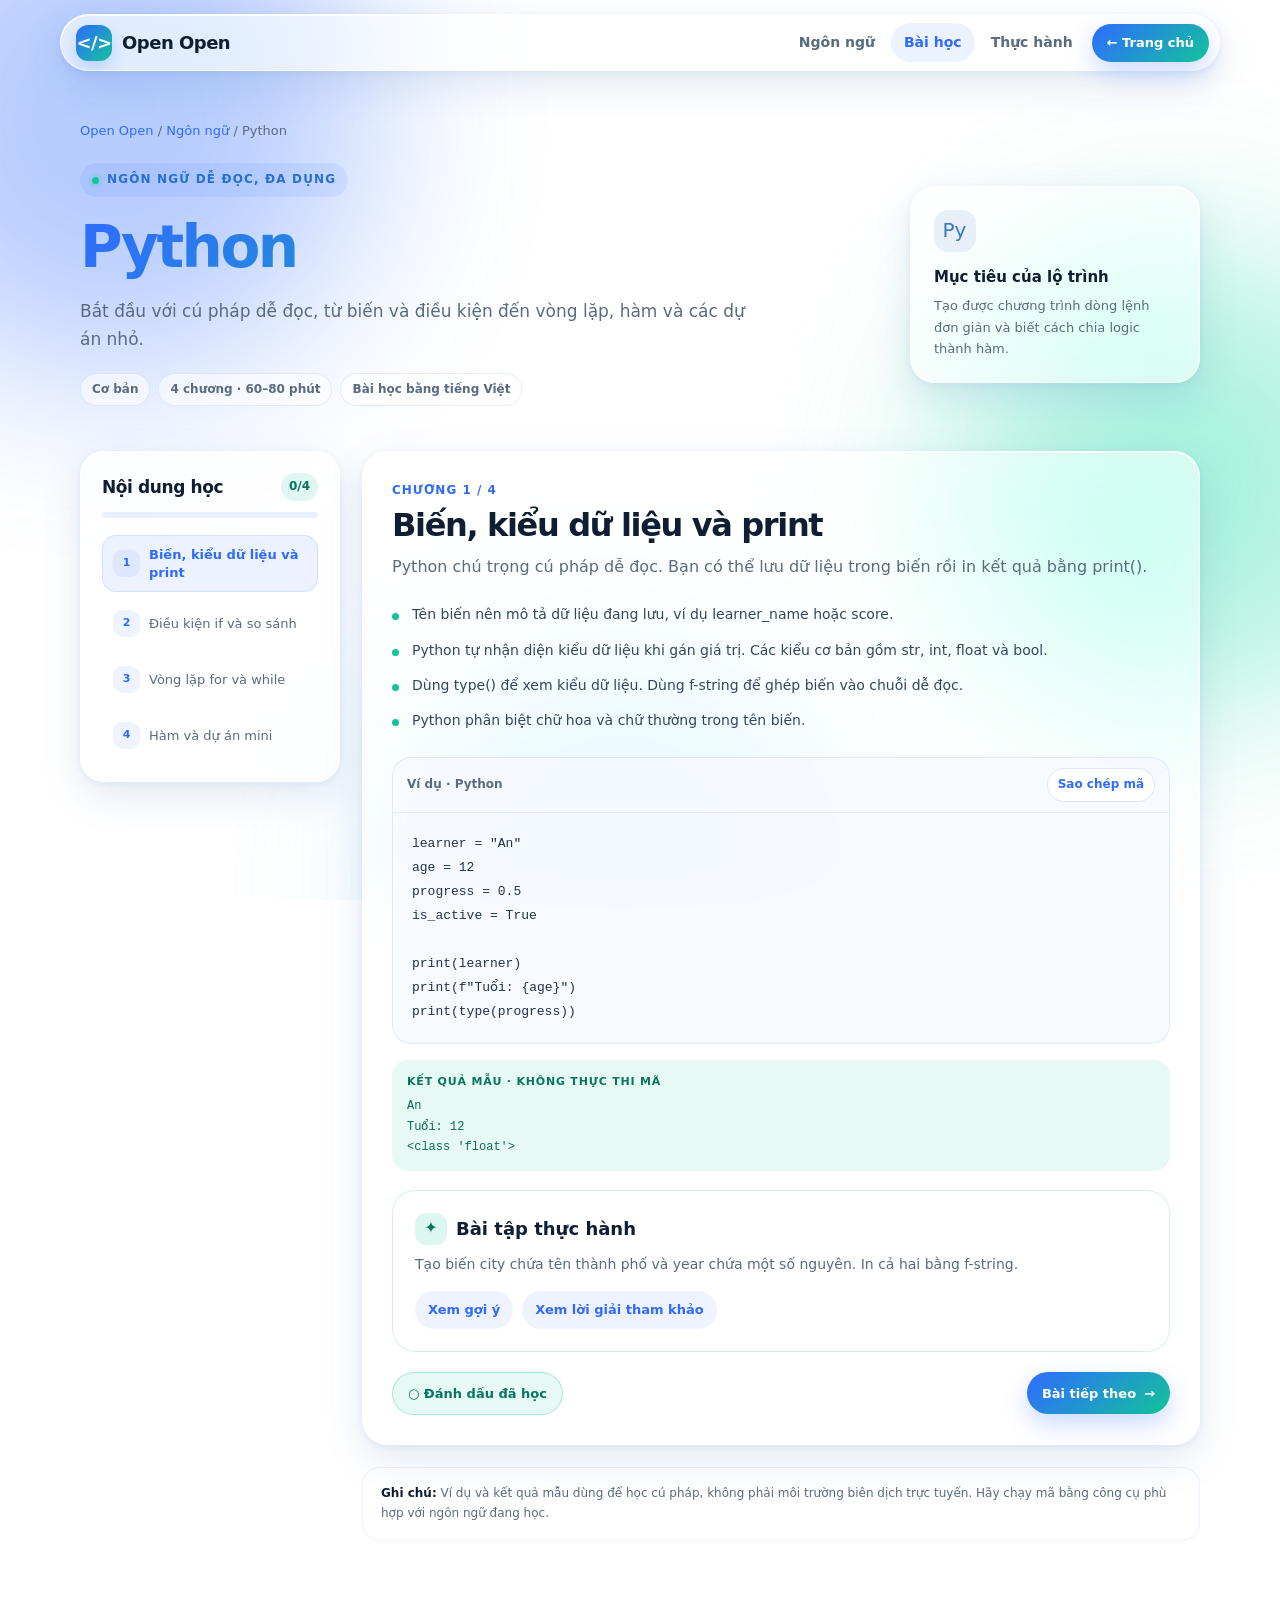
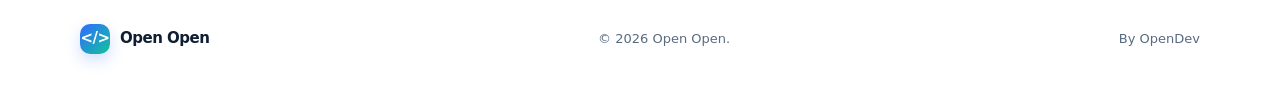
<file: courses/python.html>
<!doctype html>
<html lang="vi">
<head>
  <meta charset="utf-8"><meta name="viewport" content="width=device-width, initial-scale=1">
  <meta name="author" content="OpenDev"><meta name="description" content="Học Python cùng Open Open: bài học, ví dụ và bài tập thực hành từng bước.">
  <meta name="theme-color" content="#f7fbff"><title>Python · Open Open by OpenDev</title>
  <link rel="stylesheet" href="../assets/styles.css">
  <script src="../assets/course-data.js"></script><script src="../assets/app.js" defer></script>
</head>
<body data-course="python">
<div id="bar"></div><div class="bg" aria-hidden="true"><i></i><i></i><i></i></div>
<nav class="site-nav glass" aria-label="Điều hướng chính">
  <a class="brand" href="../index.html"><span class="brand-mark" aria-hidden="true">&lt;/&gt;</span>Open Open</a>
  <div class="nav-links"><a href="../index.html#courses">Ngôn ngữ</a><a class="active" href="#lessons">Bài học</a><a href="#practice">Thực hành</a></div>
  <a class="btn small" href="../index.html">← Trang chủ</a>
</nav>
<main>
  <div class="course-shell">
    <div class="breadcrumb"><a href="../index.html">Open Open</a> / <a href="../index.html#courses">Ngôn ngữ</a> / Python</div>
    <section class="course-hero" style="padding-top:0">
      <div><span class="eyebrow" id="course-tag">Lộ trình học</span><h1 id="course-name">Python</h1><p class="lead" id="course-description">Đang tải nội dung...</p><div class="course-meta"><span class="meta-pill" id="course-level">Cơ bản</span><span class="meta-pill" id="course-duration">4 chương</span><span class="meta-pill">Bài học bằng tiếng Việt</span></div></div>
      <aside class="goal-card glass"><div class="goal-icon" id="course-symbol">Py</div><strong>Mục tiêu của lộ trình</strong><p id="course-goal">Hoàn thành các bài học và tự làm một dự án nhỏ.</p></aside>
    </section>
    <div class="course-layout" id="lessons">
      <aside class="lesson-sidebar glass"><div class="sidebar-top"><h2>Nội dung học</h2><span class="progress-count" id="progress-count">0/4</span></div><div class="progress-track" aria-label="Tiến độ khóa học"><div class="progress-fill" id="progress-fill"></div></div><div class="lesson-nav" id="lesson-nav"></div></aside>
      <div class="lesson-main">
        <article class="lesson-panel glass" id="lesson-detail"><p>Đang tải bài học...</p></article>
        <p class="course-note" id="practice"><strong>Ghi chú:</strong> Ví dụ và kết quả mẫu dùng để học cú pháp, không phải môi trường biên dịch trực tuyến. Hãy chạy mã bằng công cụ phù hợp với ngôn ngữ đang học.</p>
      </div>
    </div>
  </div>
  <footer><a class="brand" href="../index.html"><span class="brand-mark">&lt;/&gt;</span>Open Open</a><span>© 2026 Open Open.</span><span class="byline">By OpenDev</span></footer>
</main>
</body></html>
</file>
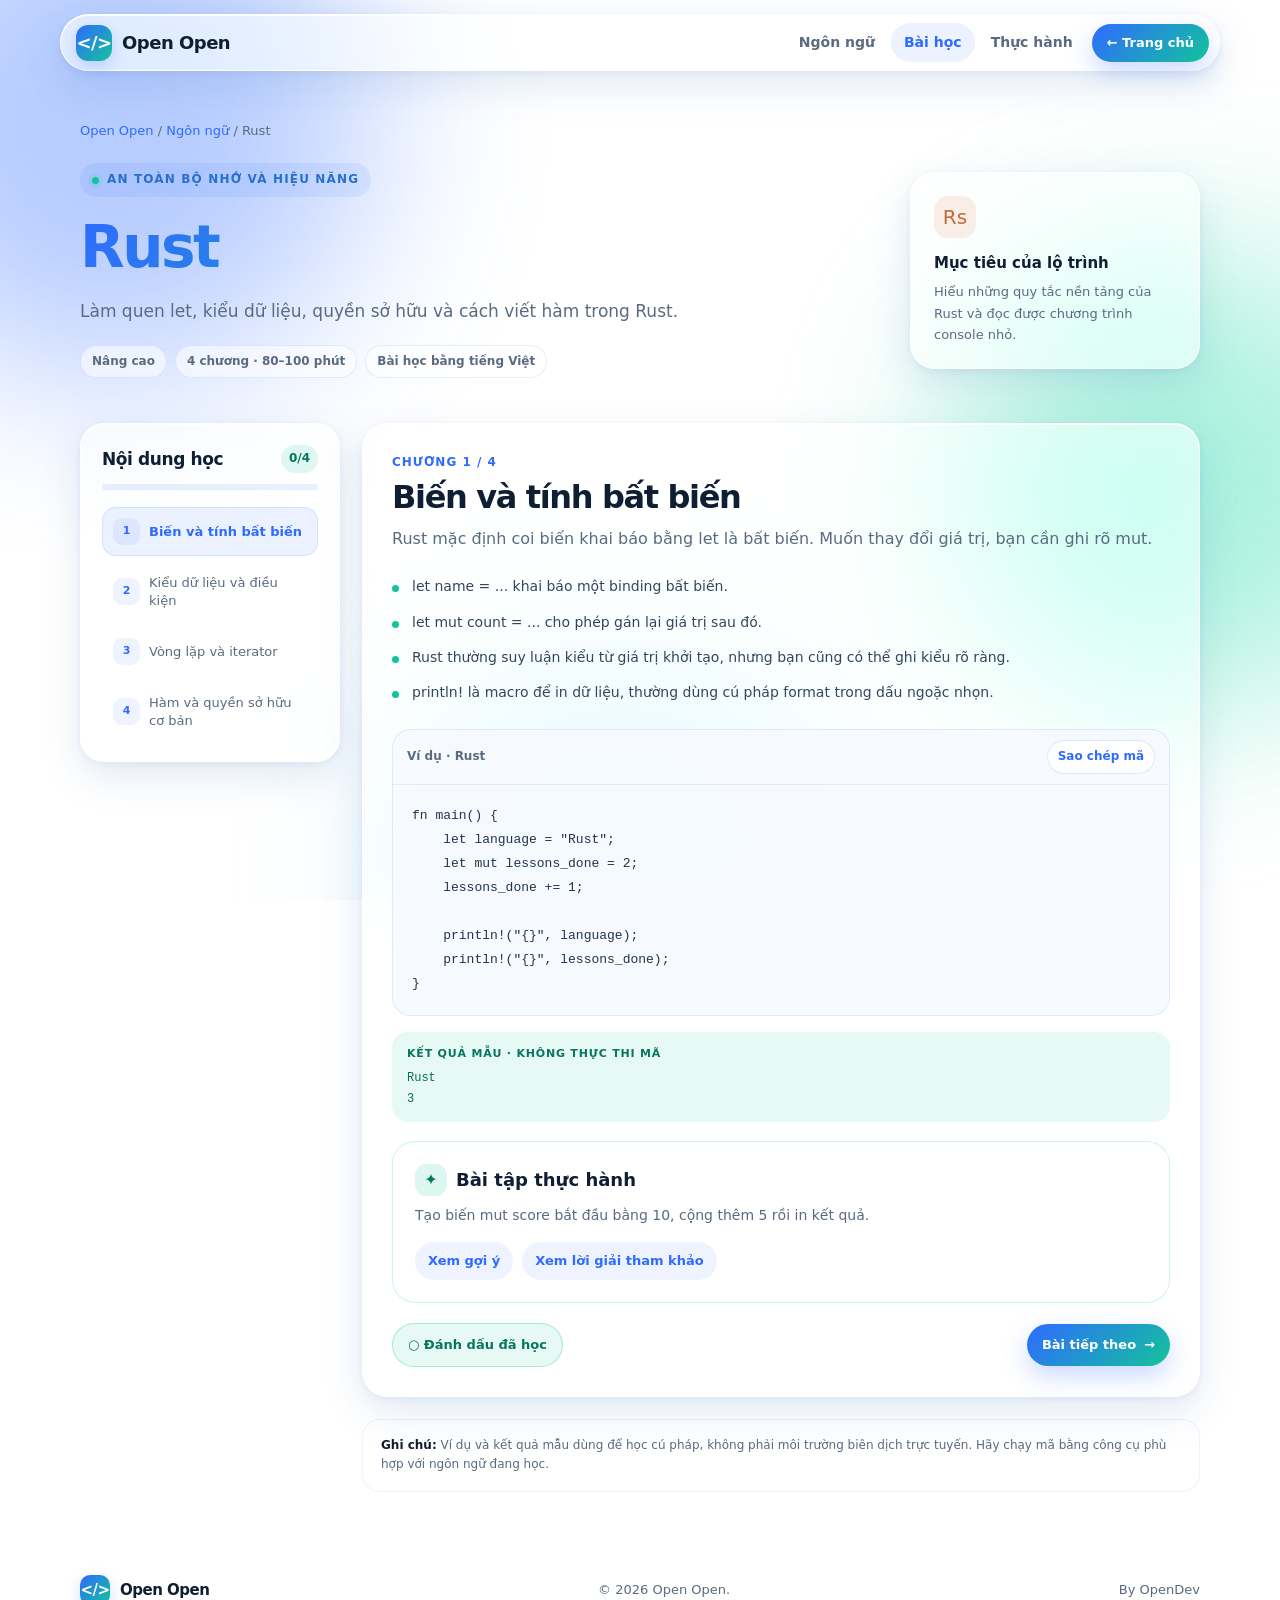
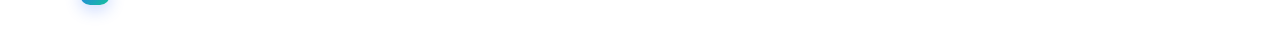
<file: courses/rust.html>
<!doctype html>
<html lang="vi">
<head>
  <meta charset="utf-8"><meta name="viewport" content="width=device-width, initial-scale=1">
  <meta name="author" content="OpenDev"><meta name="description" content="Học Rust cùng Open Open: bài học, ví dụ và bài tập thực hành từng bước.">
  <meta name="theme-color" content="#f7fbff"><title>Rust · Open Open by OpenDev</title>
  <link rel="stylesheet" href="../assets/styles.css">
  <script src="../assets/course-data.js"></script><script src="../assets/app.js" defer></script>
</head>
<body data-course="rust">
<div id="bar"></div><div class="bg" aria-hidden="true"><i></i><i></i><i></i></div>
<nav class="site-nav glass" aria-label="Điều hướng chính">
  <a class="brand" href="../index.html"><span class="brand-mark" aria-hidden="true">&lt;/&gt;</span>Open Open</a>
  <div class="nav-links"><a href="../index.html#courses">Ngôn ngữ</a><a class="active" href="#lessons">Bài học</a><a href="#practice">Thực hành</a></div>
  <a class="btn small" href="../index.html">← Trang chủ</a>
</nav>
<main>
  <div class="course-shell">
    <div class="breadcrumb"><a href="../index.html">Open Open</a> / <a href="../index.html#courses">Ngôn ngữ</a> / Rust</div>
    <section class="course-hero" style="padding-top:0">
      <div><span class="eyebrow" id="course-tag">Lộ trình học</span><h1 id="course-name">Rust</h1><p class="lead" id="course-description">Đang tải nội dung...</p><div class="course-meta"><span class="meta-pill" id="course-level">Cơ bản</span><span class="meta-pill" id="course-duration">4 chương</span><span class="meta-pill">Bài học bằng tiếng Việt</span></div></div>
      <aside class="goal-card glass"><div class="goal-icon" id="course-symbol">Rs</div><strong>Mục tiêu của lộ trình</strong><p id="course-goal">Hoàn thành các bài học và tự làm một dự án nhỏ.</p></aside>
    </section>
    <div class="course-layout" id="lessons">
      <aside class="lesson-sidebar glass"><div class="sidebar-top"><h2>Nội dung học</h2><span class="progress-count" id="progress-count">0/4</span></div><div class="progress-track" aria-label="Tiến độ khóa học"><div class="progress-fill" id="progress-fill"></div></div><div class="lesson-nav" id="lesson-nav"></div></aside>
      <div class="lesson-main">
        <article class="lesson-panel glass" id="lesson-detail"><p>Đang tải bài học...</p></article>
        <p class="course-note" id="practice"><strong>Ghi chú:</strong> Ví dụ và kết quả mẫu dùng để học cú pháp, không phải môi trường biên dịch trực tuyến. Hãy chạy mã bằng công cụ phù hợp với ngôn ngữ đang học.</p>
      </div>
    </div>
  </div>
  <footer><a class="brand" href="../index.html"><span class="brand-mark">&lt;/&gt;</span>Open Open</a><span>© 2026 Open Open.</span><span class="byline">By OpenDev</span></footer>
</main>
</body></html>
</file>
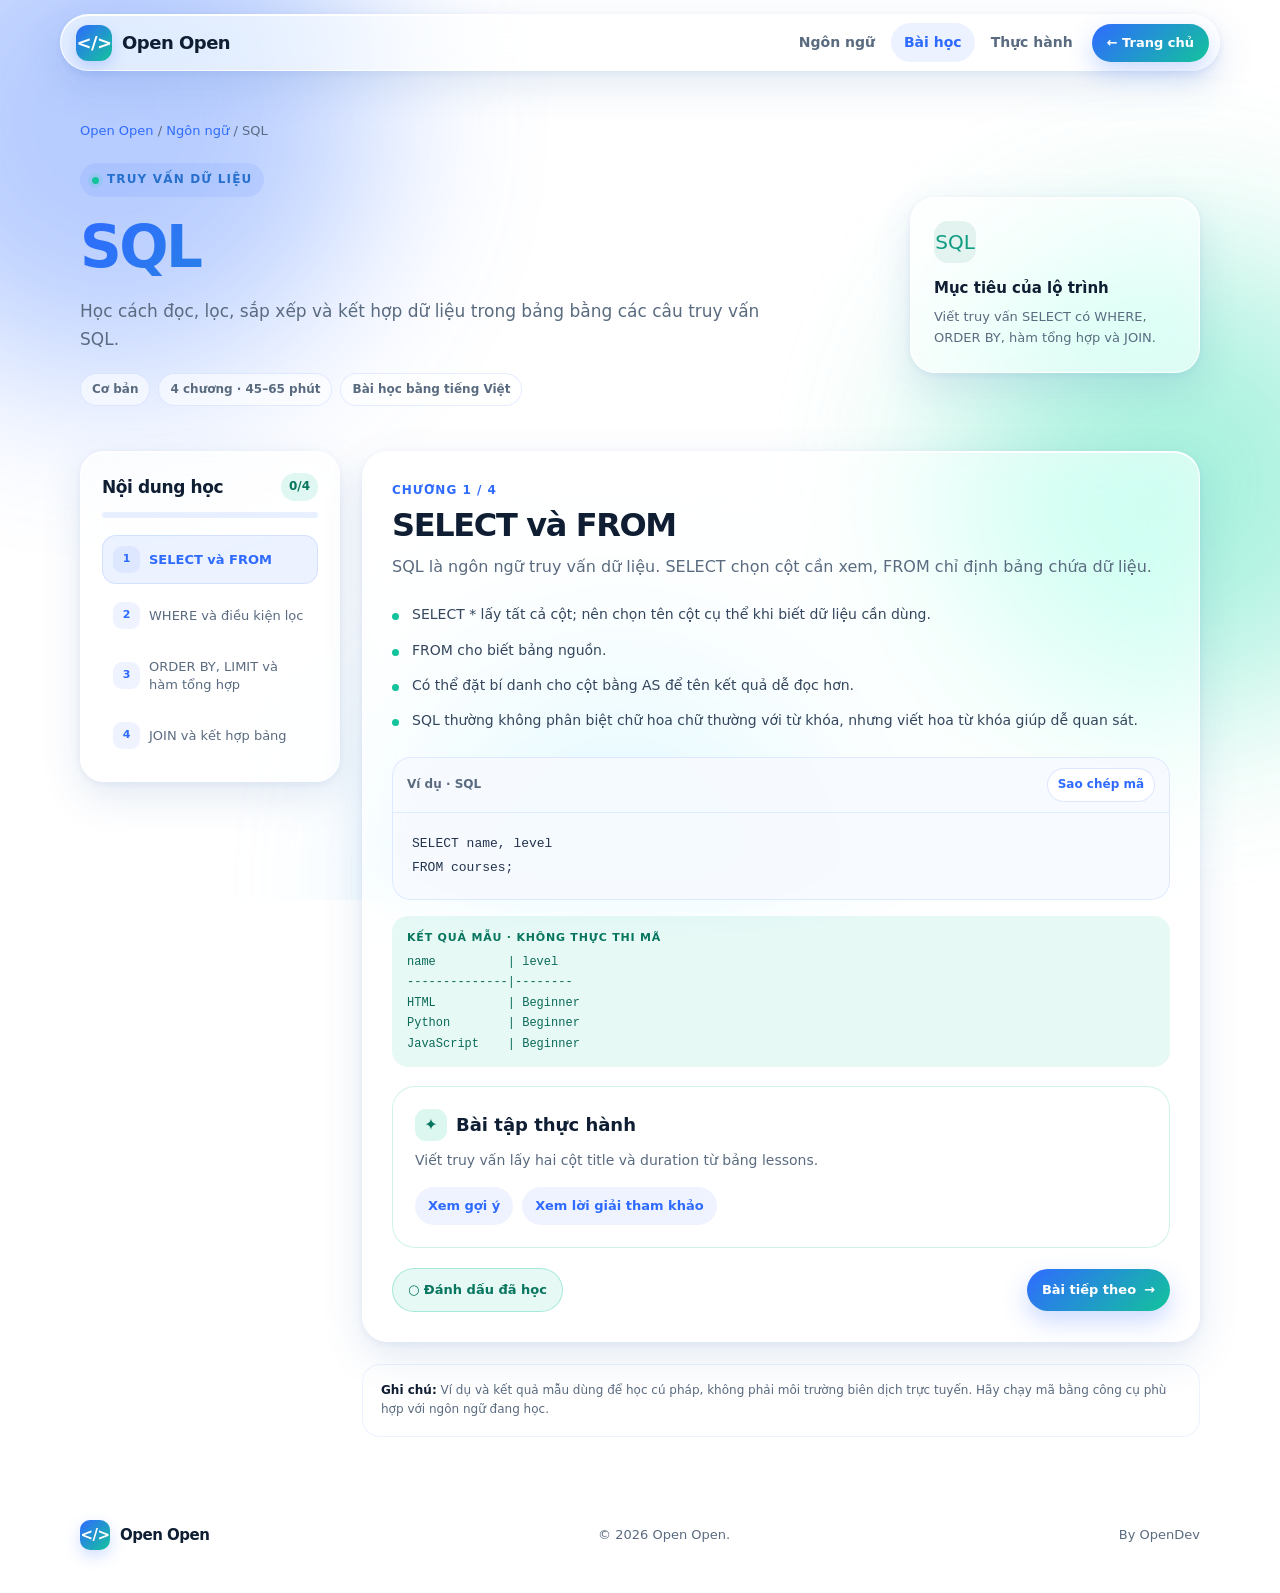
<file: courses/sql.html>
<!doctype html>
<html lang="vi">
<head>
  <meta charset="utf-8"><meta name="viewport" content="width=device-width, initial-scale=1">
  <meta name="author" content="OpenDev"><meta name="description" content="Học SQL cùng Open Open: bài học, ví dụ và bài tập thực hành từng bước.">
  <meta name="theme-color" content="#f7fbff"><title>SQL · Open Open by OpenDev</title>
  <link rel="stylesheet" href="../assets/styles.css">
  <script src="../assets/course-data.js"></script><script src="../assets/app.js" defer></script>
</head>
<body data-course="sql">
<div id="bar"></div><div class="bg" aria-hidden="true"><i></i><i></i><i></i></div>
<nav class="site-nav glass" aria-label="Điều hướng chính">
  <a class="brand" href="../index.html"><span class="brand-mark" aria-hidden="true">&lt;/&gt;</span>Open Open</a>
  <div class="nav-links"><a href="../index.html#courses">Ngôn ngữ</a><a class="active" href="#lessons">Bài học</a><a href="#practice">Thực hành</a></div>
  <a class="btn small" href="../index.html">← Trang chủ</a>
</nav>
<main>
  <div class="course-shell">
    <div class="breadcrumb"><a href="../index.html">Open Open</a> / <a href="../index.html#courses">Ngôn ngữ</a> / SQL</div>
    <section class="course-hero" style="padding-top:0">
      <div><span class="eyebrow" id="course-tag">Lộ trình học</span><h1 id="course-name">SQL</h1><p class="lead" id="course-description">Đang tải nội dung...</p><div class="course-meta"><span class="meta-pill" id="course-level">Cơ bản</span><span class="meta-pill" id="course-duration">4 chương</span><span class="meta-pill">Bài học bằng tiếng Việt</span></div></div>
      <aside class="goal-card glass"><div class="goal-icon" id="course-symbol">SQL</div><strong>Mục tiêu của lộ trình</strong><p id="course-goal">Hoàn thành các bài học và tự làm một dự án nhỏ.</p></aside>
    </section>
    <div class="course-layout" id="lessons">
      <aside class="lesson-sidebar glass"><div class="sidebar-top"><h2>Nội dung học</h2><span class="progress-count" id="progress-count">0/4</span></div><div class="progress-track" aria-label="Tiến độ khóa học"><div class="progress-fill" id="progress-fill"></div></div><div class="lesson-nav" id="lesson-nav"></div></aside>
      <div class="lesson-main">
        <article class="lesson-panel glass" id="lesson-detail"><p>Đang tải bài học...</p></article>
        <p class="course-note" id="practice"><strong>Ghi chú:</strong> Ví dụ và kết quả mẫu dùng để học cú pháp, không phải môi trường biên dịch trực tuyến. Hãy chạy mã bằng công cụ phù hợp với ngôn ngữ đang học.</p>
      </div>
    </div>
  </div>
  <footer><a class="brand" href="../index.html"><span class="brand-mark">&lt;/&gt;</span>Open Open</a><span>© 2026 Open Open.</span><span class="byline">By OpenDev</span></footer>
</main>
</body></html>
</file>
<file: assets/styles.css>
/* Open Open · By OpenDev — shared visual system */
:root{--b:#2f6bff;--g:#13c39b;--ink:#0f1e33;--mut:#5a6b80;--soft:#eef4ff;--grad:linear-gradient(135deg,#2f6bff,#13c39b);--sh:0 14px 40px rgba(30,90,170,.13),0 2px 8px rgba(30,90,170,.07);--line:rgba(47,107,255,.12)}
*{box-sizing:border-box;margin:0;padding:0}
html{scroll-behavior:smooth;scroll-padding-top:108px}
body{font:16px/1.65 "Segoe UI Variable Text","Segoe UI",Inter,system-ui,sans-serif;color:var(--ink);background:#fff;overflow-x:hidden;min-height:100vh}
a{color:inherit}
button,input,textarea{font:inherit}
button{color:inherit}
:focus-visible{outline:3px solid var(--g);outline-offset:3px}
::selection{background:rgba(47,107,255,.18)}
::-webkit-scrollbar{width:13px}::-webkit-scrollbar-track{background:rgba(255,255,255,.55)}::-webkit-scrollbar-thumb{background:linear-gradient(var(--b),var(--g));border:4px solid #fff;border-radius:99px}
#bar{position:fixed;inset:0 0 auto;height:3px;background:var(--grad);transform-origin:0 50%;transform:scaleX(0);z-index:100}
.bg{position:fixed;inset:0;z-index:-1;overflow:hidden;pointer-events:none;background:#fff}
.bg i{position:absolute;border-radius:50%;filter:blur(90px);opacity:.44;transition:transform .25s linear}
.bg i:nth-child(1){width:520px;height:520px;background:#5b8cff;left:-150px;top:-140px}
.bg i:nth-child(2){width:460px;height:460px;background:#3fe0b5;right:-130px;top:28%}
.bg i:nth-child(3){width:420px;height:420px;background:#8fd3ff;left:32%;bottom:-190px}
.glass{background:rgba(255,255,255,.62);-webkit-backdrop-filter:blur(26px) saturate(180%);backdrop-filter:blur(26px) saturate(180%);border:1px solid rgba(255,255,255,.86);box-shadow:var(--sh),inset 0 1px 0 #fff}
.site-nav{position:fixed;top:14px;left:50%;transform:translateX(-50%);width:min(1160px,calc(100% - 36px));display:flex;align-items:center;gap:6px;padding:8px 10px 8px 15px;border-radius:99px;z-index:90}
.brand{display:flex;align-items:center;gap:10px;font-weight:750;font-size:18px;letter-spacing:-.5px;color:var(--ink);text-decoration:none;margin-right:auto;white-space:nowrap}
.brand-mark{width:36px;height:36px;display:grid;place-items:center;border-radius:12px;background:var(--grad);color:white;font-size:18px;font-weight:800;box-shadow:0 6px 15px rgba(47,107,255,.22)}
.nav-links{display:flex;align-items:center;gap:3px}
.nav-links a{color:var(--mut);text-decoration:none;font-weight:550;font-size:14px;padding:8px 13px;border-radius:99px;transition:.25s;white-space:nowrap}
.nav-links a:hover,.nav-links a.active{background:rgba(47,107,255,.09);color:var(--b)}
.btn{display:inline-flex;align-items:center;justify-content:center;gap:8px;border:0;cursor:pointer;font:inherit;font-weight:650;padding:12px 21px;border-radius:99px;text-decoration:none;color:#fff;background:var(--grad);box-shadow:0 10px 24px rgba(47,107,255,.25);transition:transform .25s,box-shadow .25s,background .25s;min-height:44px}
.btn:hover{transform:translateY(-2px);box-shadow:0 16px 32px rgba(19,195,155,.3)}
.btn.ghost{background:rgba(255,255,255,.76);color:var(--ink);box-shadow:var(--sh);border:1px solid rgba(47,107,255,.14)}
.btn.small{padding:8px 15px;font-size:13px;min-height:38px}
.btn:disabled{opacity:.45;cursor:not-allowed;transform:none}
main{position:relative}
.wrap{max-width:1120px;width:calc(100% - 48px);margin:0 auto}
.hero{min-height:100vh;padding:126px 0 66px;display:grid;grid-template-columns:1fr 1.05fr;align-items:center;gap:55px}
.hero-copy>*{animation:up .85s cubic-bezier(.2,.7,.2,1) both}.hero-copy>:nth-child(2){animation-delay:.1s}.hero-copy>:nth-child(3){animation-delay:.2s}.hero-copy>:nth-child(4){animation-delay:.28s}
@keyframes up{from{opacity:0;transform:translateY(24px)}to{opacity:1;transform:none}}
.eyebrow{display:inline-flex;align-items:center;gap:8px;font-size:12px;font-weight:750;letter-spacing:1.15px;text-transform:uppercase;color:#2770ce;background:rgba(47,107,255,.09);padding:7px 12px;border-radius:99px}
.eyebrow:before{content:"";width:7px;height:7px;border-radius:50%;background:var(--g);box-shadow:0 0 0 4px rgba(19,195,155,.12)}
h1{font-size:clamp(46px,5.3vw,68px);line-height:1.04;letter-spacing:-2.5px;background:var(--grad);-webkit-background-clip:text;background-clip:text;color:transparent;padding:8px 0 5px}
.lead{font-size:19px;color:var(--mut);max-width:510px;margin:20px 0 30px}
.actions{display:flex;gap:12px;flex-wrap:wrap}
.preview-stage{position:relative;padding:32px 0}
.preview-window{border-radius:28px;overflow:hidden;position:relative}
.window-bar{display:flex;align-items:center;gap:7px;padding:13px 17px;border-bottom:1px solid var(--line)}
.window-dot{width:11px;height:11px;border-radius:50%;background:#ff6b6b}.window-dot:nth-child(2){background:#ffc145}.window-dot:nth-child(3){background:#3ddc97}
.demo-tabs{display:flex;gap:3px;margin:0 auto 0 13px;padding:4px;border-radius:99px;background:rgba(47,107,255,.08)}
.demo-tabs button{border:0;background:none;font-size:13px;font-weight:650;color:var(--mut);padding:5px 11px;border-radius:99px;cursor:pointer;min-height:34px}
.demo-tabs button.active{background:#fff;color:var(--b);box-shadow:0 2px 8px rgba(30,90,170,.14)}
.code-surface{padding:23px 25px;background:rgba(248,251,255,.72);overflow:auto}
.code-surface pre,.sample-code{font:13px/1.85 "Cascadia Code",Consolas,monospace;white-space:pre;tab-size:4;color:#22334c}
.result-box{margin:0 18px 18px;padding:13px 16px;border-radius:15px;background:rgba(19,195,155,.12);font:13px/1.75 "Cascadia Code",Consolas,monospace;color:#0b6b5a;min-height:66px;white-space:pre-wrap;opacity:.72;transition:.3s}
.result-box.visible{opacity:1}
.float-icon{position:absolute;width:62px;height:62px;border-radius:20px;display:grid;place-items:center;color:var(--b);font-size:20px;font-weight:800;animation:float 6s ease-in-out infinite}
.float-icon.one{top:-5px;right:-20px}.float-icon.two{bottom:2px;left:-28px;animation-delay:-2s;color:var(--g)}.float-icon.three{bottom:70px;right:-30px;animation-delay:-4s;background:var(--grad);color:#fff}
@keyframes float{50%{transform:translateY(-13px)}}
section{padding-top:108px}
.section-head{max-width:690px;margin-bottom:38px}
h2{font-size:clamp(30px,4vw,43px);line-height:1.12;letter-spacing:-1.35px}
.section-head p{color:var(--mut);font-size:17px;margin-top:13px}
.course-toolbar{display:flex;align-items:center;justify-content:space-between;gap:14px;margin-bottom:20px}
.search-wrap{position:relative;max-width:350px;width:100%}
.search-wrap input{width:100%;border:1px solid rgba(47,107,255,.16);background:rgba(255,255,255,.72);border-radius:99px;padding:11px 16px 11px 42px;outline:none;color:var(--ink);min-height:46px;box-shadow:inset 0 1px 2px rgba(18,50,90,.04)}
.search-wrap input:focus{border-color:rgba(47,107,255,.5);box-shadow:0 0 0 4px rgba(47,107,255,.08)}
.search-wrap:before{content:"⌕";position:absolute;left:16px;top:4px;font-size:25px;color:var(--mut)}
.course-grid{display:grid;grid-template-columns:repeat(4,minmax(0,1fr));gap:19px}
.course-card{display:flex;flex-direction:column;min-height:236px;padding:23px;border-radius:24px;text-decoration:none;transition:transform .32s cubic-bezier(.2,.7,.2,1),box-shadow .32s;}
.course-card:hover{transform:translateY(-7px);box-shadow:0 26px 54px rgba(30,90,170,.18)}
.course-symbol{width:52px;height:52px;border-radius:17px;display:grid;place-items:center;margin-bottom:17px;font-size:16px;font-weight:850;color:var(--accent);background:color-mix(in srgb,var(--accent) 12%,#fff);box-shadow:inset 0 0 0 1px color-mix(in srgb,var(--accent) 20%,transparent)}
.course-card h3{font-size:19px;margin-bottom:5px}.course-card p{font-size:14px;color:var(--mut);line-height:1.55;flex:1}
.level{display:inline-flex;align-self:flex-start;margin-top:15px;font-size:12px;font-weight:700;padding:4px 10px;border-radius:99px;background:rgba(19,195,155,.13);color:#08765f}
.course-arrow{font-size:19px;color:var(--b);margin-left:auto;align-self:flex-end;margin-top:-22px}
.concepts{display:grid;grid-template-columns:1.05fr .95fr;gap:48px;align-items:center}
.concept-visual{border-radius:30px;padding:24px}.concept-visual svg{width:100%;display:block}
.concept-list{display:grid;gap:17px;margin-top:24px}.concept-item{display:grid;grid-template-columns:42px 1fr;gap:13px;align-items:start}.concept-no{width:40px;height:40px;border-radius:14px;background:rgba(47,107,255,.09);color:var(--b);display:grid;place-items:center;font-weight:800}.concept-item h3{font-size:17px}.concept-item p{font-size:14px;color:var(--mut);margin-top:2px}
.roadmap{display:grid;grid-template-columns:repeat(4,1fr);gap:18px}.roadmap-card{padding:24px;border-radius:23px;position:relative}.roadmap-no{width:34px;height:34px;border-radius:12px;background:var(--grad);color:#fff;display:grid;place-items:center;font-weight:750;margin-bottom:17px}.roadmap-card h3{font-size:18px;margin-bottom:6px}.roadmap-card p{font-size:14px;color:var(--mut)}
.banner{margin:105px auto 0;max-width:1120px;border-radius:38px;padding:64px 35px;text-align:center;color:#fff;background:linear-gradient(135deg,rgba(47,107,255,.94),rgba(19,195,155,.94));box-shadow:0 28px 66px rgba(30,100,190,.25);position:relative;overflow:hidden}
.banner:before,.banner:after{content:"";position:absolute;width:290px;height:290px;border-radius:50%;background:rgba(255,255,255,.18);filter:blur(34px)}.banner:before{left:-80px;top:-130px}.banner:after{right:-70px;bottom:-145px}.banner>*{position:relative}.banner p{font-size:17px;opacity:.94;margin:12px auto 24px;max-width:550px}.banner .btn{background:#fff;color:var(--b);box-shadow:0 12px 30px rgba(0,0,0,.16)}
footer{max-width:1120px;width:calc(100% - 48px);margin:0 auto;padding:43px 0;display:flex;align-items:center;gap:14px;color:var(--mut);font-size:13px}footer .brand{font-size:15px}footer .brand-mark{width:30px;height:30px;font-size:15px;border-radius:10px}footer .byline{margin-left:auto}
.reveal{opacity:0;transform:translateY(22px);transition:opacity .75s,transform .75s cubic-bezier(.2,.7,.2,1)}.reveal.in{opacity:1;transform:none}
/* Dedicated course pages */
.course-shell{max-width:1120px;width:calc(100% - 48px);margin:0 auto;padding:120px 0 40px}
.breadcrumb{font-size:13px;color:var(--mut);margin-bottom:22px}.breadcrumb a{color:var(--b);text-decoration:none}
.course-hero{display:grid;grid-template-columns:1fr 290px;gap:35px;align-items:center;padding:28px 0 45px}
.course-hero h1{font-size:clamp(42px,5vw,58px);margin-top:12px}
.course-hero .lead{max-width:690px;margin:14px 0 20px;font-size:17px}
.goal-card{padding:23px;border-radius:25px}.goal-card .goal-icon{width:42px;height:42px;border-radius:14px;background:rgba(19,195,155,.13);color:#08765f;display:grid;place-items:center;font-size:20px;margin-bottom:13px}.goal-card strong{display:block;font-size:15px;margin-bottom:5px}.goal-card p{font-size:13px;color:var(--mut)}
.course-meta{display:flex;gap:8px;flex-wrap:wrap}.meta-pill{display:inline-flex;align-items:center;gap:7px;padding:6px 11px;border:1px solid var(--line);border-radius:99px;background:rgba(255,255,255,.55);font-size:12px;font-weight:650;color:var(--mut)}
.course-layout{display:grid;grid-template-columns:260px minmax(0,1fr);gap:22px;align-items:start}
.lesson-sidebar{position:sticky;top:104px;padding:21px;border-radius:24px}.sidebar-top{display:flex;align-items:center;justify-content:space-between;margin-bottom:11px}.sidebar-top h2{font-size:17px;letter-spacing:-.4px}.progress-count{font-size:12px;font-weight:750;color:#08765f;background:rgba(19,195,155,.13);padding:4px 8px;border-radius:99px}.progress-track{height:6px;background:rgba(47,107,255,.1);border-radius:99px;overflow:hidden;margin-bottom:17px}.progress-fill{height:100%;width:0;background:var(--grad);border-radius:99px;transition:width .35s}
.lesson-nav{display:grid;gap:7px}.lesson-link{width:100%;text-align:left;display:grid;grid-template-columns:27px 1fr;gap:9px;align-items:center;border:1px solid transparent;background:transparent;padding:10px;border-radius:14px;color:var(--mut);font-size:13px;line-height:1.35;cursor:pointer;transition:.2s}.lesson-link:hover{background:rgba(47,107,255,.06);color:var(--ink)}.lesson-link.active{background:rgba(47,107,255,.09);border-color:rgba(47,107,255,.13);color:var(--b);font-weight:700}.lesson-link.done .lesson-index{background:rgba(19,195,155,.16);color:#08765f}.lesson-index{width:27px;height:27px;border-radius:9px;background:rgba(47,107,255,.08);display:grid;place-items:center;font-size:11px;font-weight:800;color:var(--b)}
.lesson-main{min-width:0}.lesson-panel{padding:29px;border-radius:26px}.lesson-kicker{font-size:12px;letter-spacing:1px;text-transform:uppercase;font-weight:750;color:var(--b)}.lesson-panel h2{font-size:32px;margin:7px 0 10px}.lesson-intro{font-size:16px;color:var(--mut);margin-bottom:23px}.lesson-copy{display:grid;gap:12px;margin-bottom:25px}.lesson-copy p{position:relative;padding-left:20px;color:#34465d;font-size:14px}.lesson-copy p:before{content:"";position:absolute;left:0;top:10px;width:7px;height:7px;border-radius:50%;background:var(--g)}
.code-card{border:1px solid rgba(47,107,255,.12);border-radius:19px;overflow:hidden;background:rgba(247,250,255,.9);margin:18px 0 16px}.code-head{display:flex;align-items:center;justify-content:space-between;gap:10px;padding:10px 14px;border-bottom:1px solid rgba(47,107,255,.1);font-size:12px;color:var(--mut);font-weight:700}.code-head .copy-btn{border:1px solid rgba(47,107,255,.16);background:#fff;padding:6px 10px;border-radius:99px;color:var(--b);font-size:12px;font-weight:700;cursor:pointer;min-height:34px}.sample-code{padding:19px;overflow:auto;min-height:85px}.sample-code code{font:inherit}
.output-card{border-radius:16px;background:rgba(19,195,155,.1);padding:13px 15px;margin-top:12px}.output-label{font-size:11px;text-transform:uppercase;letter-spacing:.8px;font-weight:800;color:#08765f;margin-bottom:5px}.output-card pre{font:12px/1.7 "Cascadia Code",Consolas,monospace;color:#0b6b5a;white-space:pre-wrap}
.exercise-card{margin-top:19px;padding:22px;border-radius:23px;border:1px solid rgba(19,195,155,.2);background:rgba(255,255,255,.67)}.exercise-top{display:flex;align-items:center;gap:9px;margin-bottom:8px}.exercise-icon{width:32px;height:32px;border-radius:11px;background:rgba(19,195,155,.15);color:#08765f;display:grid;place-items:center}.exercise-card h3{font-size:18px}.exercise-card>p{font-size:14px;color:var(--mut)}.hint-row{display:flex;gap:9px;flex-wrap:wrap;margin-top:15px}.text-action{border:0;background:rgba(47,107,255,.08);color:var(--b);font-size:13px;font-weight:750;border-radius:99px;padding:8px 13px;cursor:pointer;min-height:38px}.text-action:hover{background:rgba(47,107,255,.14)}.hidden-note{display:none;margin-top:12px;padding:13px 14px;border-radius:13px;background:rgba(47,107,255,.06);color:#34465d;font-size:13px;white-space:pre-wrap}.hidden-note.show{display:block}
.lesson-actions{display:flex;align-items:center;justify-content:space-between;gap:12px;margin-top:20px;flex-wrap:wrap}.complete-btn{display:inline-flex;align-items:center;gap:8px;border:1px solid rgba(19,195,155,.3);background:rgba(19,195,155,.1);color:#08765f;padding:10px 15px;border-radius:99px;font-size:13px;font-weight:750;cursor:pointer;min-height:42px}.complete-btn.done{background:var(--grad);color:#fff;border-color:transparent}.next-btn{font-size:13px;padding:10px 15px;min-height:42px}
.course-note{margin:22px 0 0;padding:16px 18px;border-radius:18px;color:var(--mut);font-size:12px;background:rgba(255,255,255,.52);border:1px solid rgba(47,107,255,.09)}.course-note strong{color:var(--ink)}
.empty-state{grid-column:1/-1;padding:26px;border-radius:20px;text-align:center;color:var(--mut)}
@media(max-width:1000px){.course-grid{grid-template-columns:repeat(2,minmax(0,1fr))}.hero{gap:30px}.course-hero{grid-template-columns:1fr 260px}}
@media(max-width:760px){.site-nav{top:9px;width:calc(100% - 20px);padding:7px 8px 7px 11px}.brand{font-size:16px}.brand-mark{width:33px;height:33px}.nav-links a{font-size:12px;padding:7px 9px}.site-nav>.btn{display:none}.wrap,.course-shell,footer{width:calc(100% - 34px)}.hero{min-height:auto;padding:120px 0 48px;grid-template-columns:1fr;gap:18px}.hero h1{max-width:620px}.preview-stage{margin:0 10px}.float-icon{width:50px;height:50px;border-radius:16px}.float-icon.one{right:-14px}.float-icon.two{left:-18px}.float-icon.three{right:-17px}.concepts{grid-template-columns:1fr;gap:25px}.roadmap{grid-template-columns:repeat(2,1fr)}section{padding-top:78px}.banner{margin-top:78px;border-radius:28px;padding:48px 22px}.course-shell{padding-top:100px}.course-hero{grid-template-columns:1fr;gap:18px;padding:18px 0 30px}.goal-card{max-width:none}.course-layout{grid-template-columns:1fr}.lesson-sidebar{position:static}.lesson-nav{grid-template-columns:repeat(2,minmax(0,1fr))}.lesson-link{min-width:0}.lesson-panel{padding:22px}.lesson-panel h2{font-size:28px}}
@media(max-width:480px){.nav-links a:nth-child(2){display:none}.nav-links a{font-size:11px;padding:7px}.hero h1{font-size:44px;letter-spacing:-1.8px}.lead{font-size:16px}.actions .btn{width:100%}.course-grid{grid-template-columns:1fr}.course-card{min-height:200px}.course-toolbar{align-items:stretch;flex-direction:column}.search-wrap{max-width:none}.roadmap{grid-template-columns:1fr}.course-shell{width:calc(100% - 24px)}.course-hero h1{font-size:43px}.lesson-nav{grid-template-columns:1fr 1fr}.lesson-panel{padding:17px}.sample-code{font-size:11px;padding:14px}.lesson-actions{align-items:stretch;flex-direction:column}.lesson-actions>*{width:100%;justify-content:center}footer{align-items:flex-start;flex-direction:column}footer .byline{margin-left:0}}
@media(prefers-reduced-motion:reduce){html{scroll-behavior:auto}*,*::before,*::after{animation:none!important;transition:none!important}.reveal{opacity:1;transform:none}}
</file>
